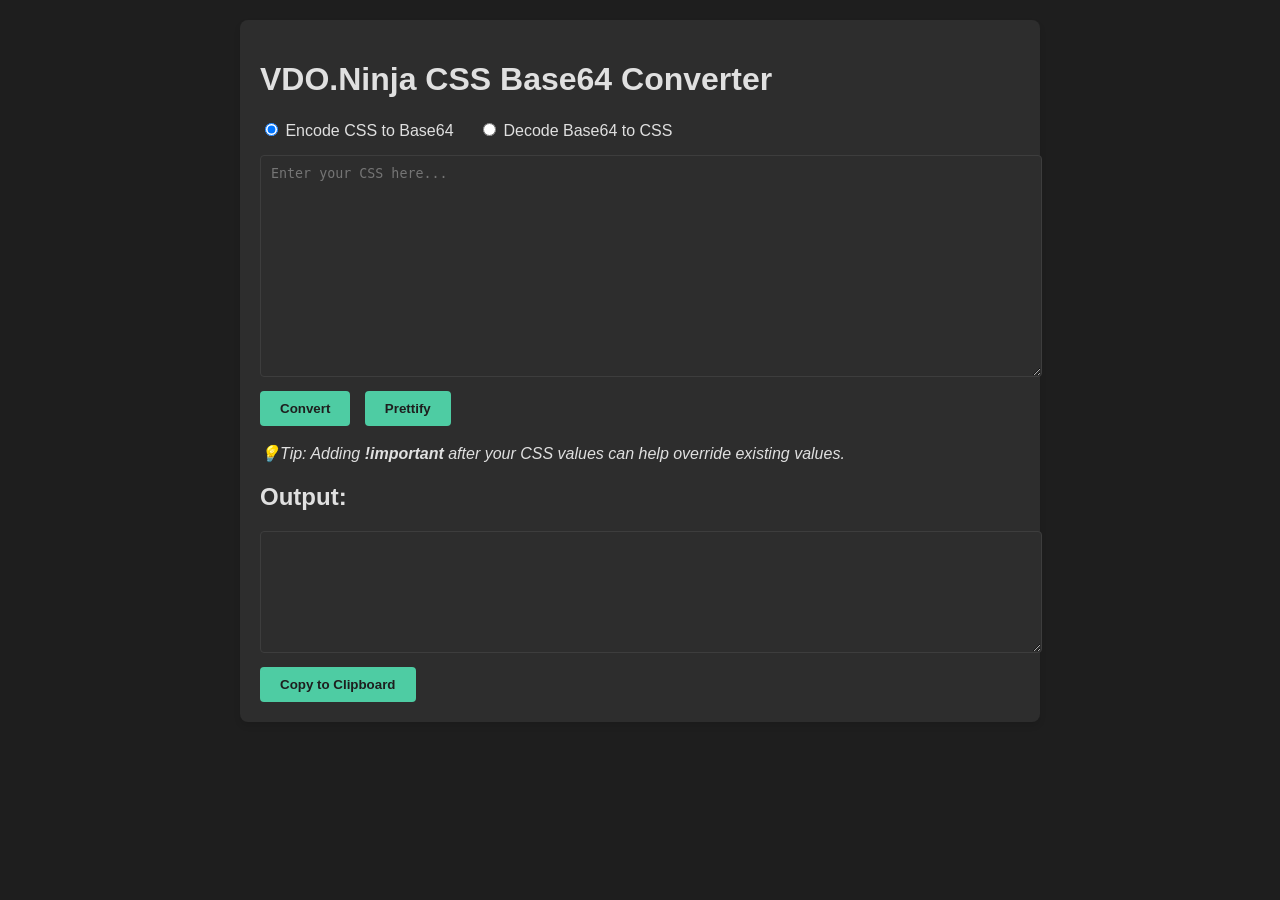
<file: base64.html>
<!DOCTYPE html>
<html lang="en">
<head>
    <meta charset="UTF-8">
    <meta name="viewport" content="width=device-width, initial-scale=1.0">
    <title>VDO.Ninja CSS to Base64 Converter</title>
    <style>
        body {
            font-family: Arial, sans-serif;
            background-color: #1E1E1E;
            color: #E0E0E0;
            max-width: 800px;
            margin: 0 auto;
            padding: 20px;
        }
        h1, h2 {
            color: #E0E0E0;
        }
        textarea {
            width: 100%;
            height: 200px;
            margin-bottom: 10px;
            background-color: #2D2D2D;
            color: #E0E0E0;
            border: 1px solid #3D3D3D;
            border-radius: 4px;
            padding: 10px;
            font-family: monospace;
        }
        #output {
            height: 100px;
        }
        button {
            padding: 10px 20px;
            background-color: #4ecca3;
            color: #1E1E1E;
            border: none;
            border-radius: 4px;
            cursor: pointer;
            font-weight: bold;
            transition: background-color 0.3s;
        }
        button:hover {
            background-color: #45b392;
        }
        .container {
            background-color: #2D2D2D;
            padding: 20px;
            border-radius: 8px;
            box-shadow: 0 4px 6px rgba(0, 0, 0, 0.1);
        }
    </style>
</head>
<body>
    <div class="container">
        <h1>VDO.Ninja CSS Base64 Converter</h1>
        <div style="margin-bottom: 15px;">
            <label>
                <input type="radio" name="mode" value="encode" checked onchange="switchMode()"> Encode CSS to Base64
            </label>
            <label style="margin-left: 20px;">
                <input type="radio" name="mode" value="decode" onchange="switchMode()"> Decode Base64 to CSS
            </label>
        </div>
        <textarea id="cssInput" placeholder="Enter your CSS here..."></textarea>
        <button onclick="processInput()">Convert</button>
        <button onclick="prettifyCSS()" style="margin-left: 10px;">Prettify</button><br><br>
		<i>💡Tip: Adding <b>!important</b> after your CSS values can help override existing values.</i>
		
        <h2>Output:</h2>
        <textarea id="output" readonly></textarea>
        <button onclick="copyToClipboard()">Copy to Clipboard</button>
    </div>
    <script>
        function getMode() {
            return document.querySelector('input[name="mode"]:checked').value;
        }

        function switchMode() {
            const mode = getMode();
            const input = document.getElementById('cssInput');
            const output = document.getElementById('output');
            
            if (mode === 'encode') {
                input.placeholder = 'Enter your CSS here...';
            } else {
                input.placeholder = 'Enter base64 string (with or without &cssb64= prefix)...';
            }
            
            // Clear output but preserve input
            output.value = '';
        }

        function processInput() {
            const mode = getMode();
            if (mode === 'encode') {
                convertToBase64();
            } else {
                decodeFromBase64();
            }
        }

        function convertToBase64() {
            const cssInput = document.getElementById('cssInput').value;
            // Remove tabs and extra spaces
            const sanitizedCSS = cssInput.replace(/\s+/g, ' ').trim();
            const base64CSS = btoa(encodeURIComponent(sanitizedCSS));
            document.getElementById('output').value = '&cssb64=' + base64CSS;
        }

        function decodeFromBase64() {
            let base64Input = document.getElementById('cssInput').value.trim();
            
            // Remove &cssb64= prefix if present
            if (base64Input.startsWith('&cssb64=')) {
                base64Input = base64Input.substring(8);
            } else if (base64Input.startsWith('cssb64=')) {
                base64Input = base64Input.substring(7);
            }
            
            try {
                const decodedCSS = decodeURIComponent(atob(base64Input));
                document.getElementById('output').value = decodedCSS;
            } catch (error) {
                alert('Invalid base64 string. Please check your input.');
                document.getElementById('output').value = '';
            }
        }

        function prettifyCSS() {
            const outputField = document.getElementById('output');
            let css = outputField.value;
            
            if (!css || css.startsWith('&cssb64=')) {
                // If output is base64, decode it first
                if (css.startsWith('&cssb64=')) {
                    try {
                        css = decodeURIComponent(atob(css.substring(8)));
                    } catch (error) {
                        alert('Cannot prettify base64 output. Decode it first.');
                        return;
                    }
                } else {
                    alert('No CSS to prettify.');
                    return;
                }
            }
            
            // Basic CSS prettification
            css = css
                .replace(/\s*{\s*/g, ' {\n  ') // Add newline after opening brace
                .replace(/;\s*/g, ';\n  ') // Add newline after semicolon
                .replace(/\s*}\s*/g, '\n}\n') // Add newlines around closing brace
                .replace(/,\s*/g, ',\n') // Add newline after comma in selectors
                .replace(/\n\s*\n/g, '\n') // Remove extra blank lines
                .replace(/\s*:\s*/g, ': ') // Consistent spacing around colons
                .trim();
            
            // Fix indentation for nested rules
            const lines = css.split('\n');
            let indentLevel = 0;
            const prettifiedLines = lines.map(line => {
                line = line.trim();
                if (line.endsWith('{')) {
                    const result = '  '.repeat(indentLevel) + line;
                    indentLevel++;
                    return result;
                } else if (line === '}') {
                    indentLevel = Math.max(0, indentLevel - 1);
                    return '  '.repeat(indentLevel) + line;
                } else if (line) {
                    return '  '.repeat(indentLevel) + line;
                }
                return line;
            });
            
            outputField.value = prettifiedLines.join('\n');
        }

        function copyToClipboard() {
            const output = document.getElementById('output');
            output.select();
            document.execCommand('copy');
            alert('Copied to clipboard!');
        }
    </script>
</body>
</html>
</file>
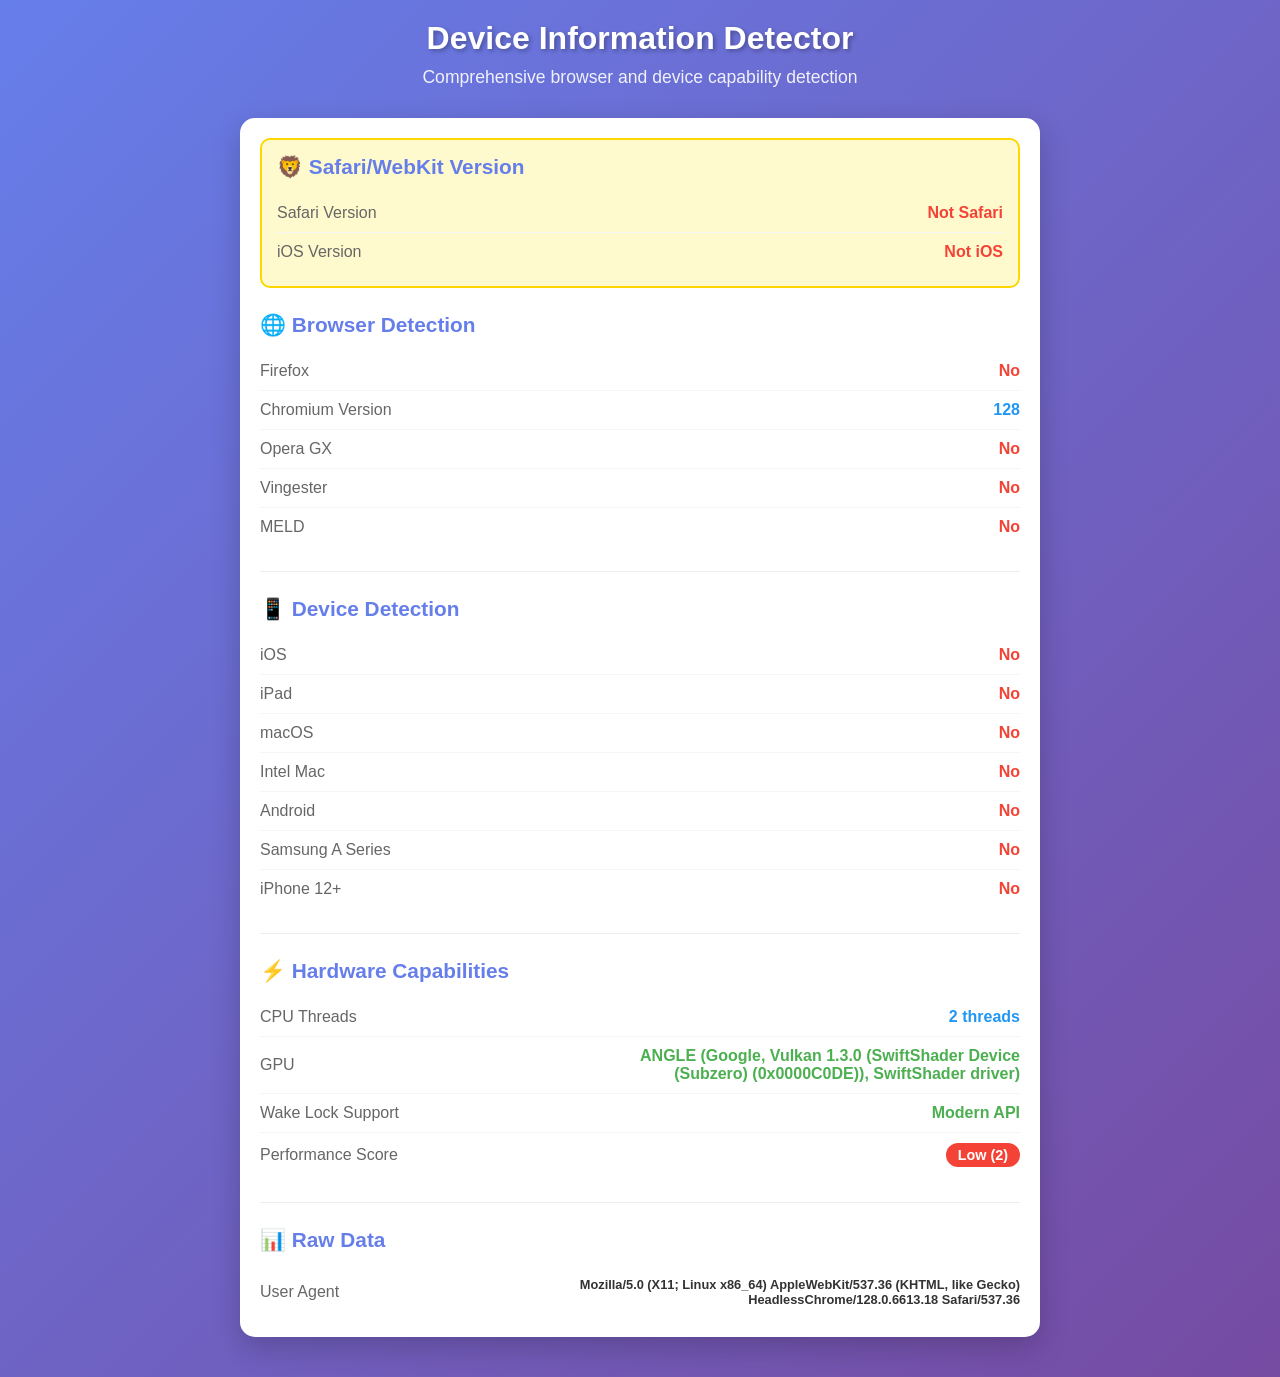
<file: browser.html>
<!DOCTYPE html>
<html lang="en">
<head>
    <meta charset="UTF-8">
    <meta name="viewport" content="width=device-width, initial-scale=1.0">
    <title>Device Information Detector</title>
    <style>
        * {
            margin: 0;
            padding: 0;
            box-sizing: border-box;
        }

        body {
            font-family: -apple-system, BlinkMacSystemFont, 'Segoe UI', Roboto, Helvetica, Arial, sans-serif;
            background: linear-gradient(135deg, #667eea 0%, #764ba2 100%);
            min-height: 100vh;
            padding: 20px;
            color: #333;
        }

        .container {
            max-width: 800px;
            margin: 0 auto;
        }

        .header {
            text-align: center;
            color: white;
            margin-bottom: 30px;
        }

        .header h1 {
            font-size: 2rem;
            margin-bottom: 10px;
            text-shadow: 2px 2px 4px rgba(0,0,0,0.3);
        }

        .header p {
            font-size: 1.1rem;
            opacity: 0.9;
        }

        .info-card {
            background: white;
            border-radius: 15px;
            padding: 20px;
            margin-bottom: 20px;
            box-shadow: 0 10px 30px rgba(0,0,0,0.2);
            transition: transform 0.3s ease;
        }

        .info-card:hover {
            transform: translateY(-2px);
            box-shadow: 0 15px 40px rgba(0,0,0,0.25);
        }

        .info-section {
            margin-bottom: 25px;
            padding-bottom: 25px;
            border-bottom: 1px solid #eee;
        }

        .info-section:last-child {
            margin-bottom: 0;
            padding-bottom: 0;
            border-bottom: none;
        }

        .section-title {
            font-size: 1.3rem;
            color: #667eea;
            margin-bottom: 15px;
            font-weight: 600;
        }

        .info-item {
            display: flex;
            justify-content: space-between;
            align-items: center;
            padding: 10px 0;
            border-bottom: 1px solid #f5f5f5;
        }

        .info-item:last-child {
            border-bottom: none;
        }

        .info-label {
            font-weight: 500;
            color: #666;
        }

        .info-value {
            font-weight: 600;
            color: #333;
            text-align: right;
            max-width: 60%;
            word-break: break-word;
        }

        .info-value.true {
            color: #4caf50;
        }

        .info-value.false {
            color: #f44336;
        }

        .info-value.number {
            color: #2196f3;
        }

        .performance-indicator {
            display: inline-block;
            padding: 4px 12px;
            border-radius: 20px;
            font-size: 0.9rem;
            font-weight: 600;
        }

        .performance-0 {
            background: #4caf50;
            color: white;
        }

        .performance-1 {
            background: #ff9800;
            color: white;
        }

        .performance-2 {
            background: #f44336;
            color: white;
        }

        .safari-highlight {
            background: #fffacd;
            padding: 15px;
            border-radius: 10px;
            border: 2px solid #ffd700;
        }

        @media (max-width: 600px) {
            .header h1 {
                font-size: 1.5rem;
            }

            .info-item {
                flex-direction: column;
                align-items: flex-start;
            }

            .info-value {
                max-width: 100%;
                text-align: left;
                margin-top: 5px;
            }
        }
    </style>
</head>
<body>
    <div class="container">
        <div class="header">
            <h1>Device Information Detector</h1>
            <p>Comprehensive browser and device capability detection</p>
        </div>

        <div class="info-card">
            <div class="info-section safari-highlight">
                <h2 class="section-title">🦁 Safari/WebKit Version</h2>
                <div class="info-item">
                    <span class="info-label">Safari Version</span>
                    <span class="info-value number" id="safari-version">Detecting...</span>
                </div>
                <div class="info-item">
                    <span class="info-label">iOS Version</span>
                    <span class="info-value number" id="ios-version">Detecting...</span>
                </div>
            </div>

            <div class="info-section">
                <h2 class="section-title">🌐 Browser Detection</h2>
                <div class="info-item">
                    <span class="info-label">Firefox</span>
                    <span class="info-value" id="firefox">Detecting...</span>
                </div>
                <div class="info-item">
                    <span class="info-label">Chromium Version</span>
                    <span class="info-value" id="chromium">Detecting...</span>
                </div>
                <div class="info-item">
                    <span class="info-label">Opera GX</span>
                    <span class="info-value" id="opera-gx">Detecting...</span>
                </div>
                <div class="info-item">
                    <span class="info-label">Vingester</span>
                    <span class="info-value" id="vingester">Detecting...</span>
                </div>
                <div class="info-item">
                    <span class="info-label">MELD</span>
                    <span class="info-value" id="meld">Detecting...</span>
                </div>
            </div>

            <div class="info-section">
                <h2 class="section-title">📱 Device Detection</h2>
                <div class="info-item">
                    <span class="info-label">iOS</span>
                    <span class="info-value" id="ios">Detecting...</span>
                </div>
                <div class="info-item">
                    <span class="info-label">iPad</span>
                    <span class="info-value" id="ipad">Detecting...</span>
                </div>
                <div class="info-item">
                    <span class="info-label">macOS</span>
                    <span class="info-value" id="macos">Detecting...</span>
                </div>
                <div class="info-item">
                    <span class="info-label">Intel Mac</span>
                    <span class="info-value" id="intel-mac">Detecting...</span>
                </div>
                <div class="info-item">
                    <span class="info-label">Android</span>
                    <span class="info-value" id="android">Detecting...</span>
                </div>
                <div class="info-item">
                    <span class="info-label">Samsung A Series</span>
                    <span class="info-value" id="samsung-a">Detecting...</span>
                </div>
                <div class="info-item">
                    <span class="info-label">iPhone 12+</span>
                    <span class="info-value" id="iphone12">Detecting...</span>
                </div>
            </div>

            <div class="info-section">
                <h2 class="section-title">⚡ Hardware Capabilities</h2>
                <div class="info-item">
                    <span class="info-label">CPU Threads</span>
                    <span class="info-value" id="cpu">Detecting...</span>
                </div>
                <div class="info-item">
                    <span class="info-label">GPU</span>
                    <span class="info-value" id="gpu">Detecting...</span>
                </div>
                <div class="info-item">
                    <span class="info-label">Wake Lock Support</span>
                    <span class="info-value" id="wake-lock">Detecting...</span>
                </div>
                <div class="info-item">
                    <span class="info-label">Performance Score</span>
                    <span class="info-value" id="performance">Detecting...</span>
                </div>
            </div>

            <div class="info-section">
                <h2 class="section-title">📊 Raw Data</h2>
                <div class="info-item">
                    <span class="info-label">User Agent</span>
                    <span class="info-value" id="user-agent" style="font-size: 0.8rem;">Detecting...</span>
                </div>
            </div>
        </div>
    </div>

    <script>
        // Stub for missing functions/objects
        function log(msg) { console.log(msg); }
        function errorlog(e) { console.error(e); }
        var session = { 
            quality_wb: 0, 
            quality_room: 0,
            mobile: false,
            audioCtx: null 
        };

        // Your original functions (preserved exactly)
        function detectCPUSupport() {
            let cpuThreads = navigator.hardwareConcurrency;
            if (cpuThreads) {
                return cpuThreads + " threads";
            }
            return false;
        }

        function detectGPUSupport() {
            try {
                const gl = document.createElement("canvas").getContext("webgl");

                if (!gl) {
                    return false;
                }

                if (!Firefox) {
                    try {
                        const debugInfo = gl.getExtension("WEBGL_debug_renderer_info"); // chrome
                        if (debugInfo) {
                            return gl.getParameter(debugInfo.UNMASKED_RENDERER_WEBGL);
                        }
                    } catch (e) {}
                }

                try {
                    return gl.getParameter(gl.RENDERER) || false; // firefox
                } catch (e) {}
            } catch (e) {}
            return false;
        }

        function isOperaGX() {
            return (!!window.opr && !!opr.addons) || !!window.opera || navigator.userAgent.indexOf(" OPR/75") >= 0;
        }

        function isSamsungASeries() {
            return navigator.userAgent.includes("; SM-A") || false;
        }

        function getChromiumVersion() {
            var raw = navigator.userAgent.match(/Chrom(e|ium)\/([0-9]+)\./);
            return raw ? parseInt(raw[2], 10) : false;
        }

        function getiOSVersion() {
            try {
                var agent = navigator.userAgent;
                var start = agent.indexOf("OS ");
                if ((agent.indexOf("iPhone") > -1 || agent.indexOf("iPad") > -1) && start > -1) {
                    return window.Number(agent.substr(start + 3, 3).replace("_", "."));
                }
                return 0;
            } catch (e) {
                return 0;
            }
            return 0;
        }

        function safariVersion() {
            var ver = 0;
            try {
                ver = navigator.appVersion.split("Version/");
                if (ver.length > 1) {
                    ver = ver[1].split(" Safari");
                }
                if (ver.length > 1) {
                    ver = ver[0].split(".");
                }
                if (ver.length > 1) {
                    ver = parseInt(ver[0]);
                } else {
                    ver = 0;
                }
            } catch (e) {
                return 0;
            }
            return ver;
        }

        function isIntelMac() {
            // Check if it's a Mac but not Apple Silicon
            if (macOS && navigator.userAgent.indexOf("Intel") >= 0) {
                return true;
            }
            return false;
        }

        function judgePerformance(){
            try {
                if (SafariVersion && SafariVersion >= 17 && (iOS || iPad)) { // iphone xr or newer
                    return 0;
                }
                
                const cores = typeof navigator.hardwareConcurrency === 'number' ? navigator.hardwareConcurrency : 0;
                
                if (isIntelMac()) {
                    if (cores < 6) { // yes. they are that bad.
                        return 2;
                    } else {
                        return 1;
                    }
                }
                
                if (session.mobile && (cores>=4)){ // assume hardware encoded acceleration
                    return 0;
                }
                
                if (!cores){
                    return 1;
                } else if (cores < 4 ){
                    return 2;
                } else if (cores>8){
                    return 0;
                }
                return 1
            } catch (e) {
                return 1; // 99% safe default
            }
        }

        const needsLegacyWakeLock = () => {
            try {
                if ('wakeLock' in navigator) {
                    if (Firefox) { // using your existing Firefox detection
                        return true;
                    }
                    if ((iOS || iPad) && SafariVersion < 16.4) { // using your existing iOS/iPad/SafariVersion detection
                        return true;
                    }
                    return false;
                }
            } catch(e){}
            
            return true; // No Wake Lock API, need legacy keep alive for mobile
        };

        // Your original detection code
        try {
            var iOS = !!navigator.platform && /iPad|iPhone|iPod/.test(navigator.platform); // used by main.js also
            var iPad = navigator.maxTouchPoints && navigator.maxTouchPoints > 2 && /MacIntel/.test(navigator.platform);

            var macOS = navigator.userAgent.indexOf("Mac OS X") != -1;
            macOS = macOS && !(iOS || iPad);
            var Firefox = navigator.userAgent.indexOf("Firefox") >= 0;
            if (Firefox) {
                Firefox = parseInt(navigator.userAgent.split("irefox/").pop()) || true;
            }
            var Android = navigator.userAgent.toLowerCase().indexOf("android") > -1; //&& ua.indexOf("mobile");
            var ChromiumVersion = getChromiumVersion();
            var OperaGx = isOperaGX();
            var SafariVersion = safariVersion() || getiOSVersion(); // I should rename this to webkit

            if (iOS || iPad) {
                // iOS doesn't yet allow actual browsers, cause it's abusing its duopoly.
                if (SafariVersion) {
                    if (Firefox) {
                        Firefox = false; //  I should rename this to gecko
                    }
                    if (ChromiumVersion) {
                        ChromiumVersion = false; // I should rename this to chromium
                    }
                }
            }
            var SamsungASeries = isSamsungASeries();
            var isVingester = navigator.userAgent.indexOf("Vingester") >= 0;

            var gpgpuSupport = detectGPUSupport(); // graphics ; not supported on ios
            log(gpgpuSupport);

            var cpuSupport = detectCPUSupport(); // thread count ; supported on ios
            log(cpuSupport);

            var iPhone12Up = false;
            
            var isMELD = false;
            if (typeof navigator!== 'undefined' && navigator.userAgent && navigator.userAgent.includes("Meld/")) {
                isMELD = true;
            }

            if (iOS && !iPad) {
                if (window.devicePixelRatio.toFixed(2) >= 3 && window.screen.height > 800 && window.screen.width != 414) {
                    // for reference, https://www.ios-resolution.com/
                    iPhone12Up = true; // iPhone SE is left out.
                }
            }
            
            // Detect mobile
            session.mobile = iOS || iPad || Android;
            
            session.quality_wb = judgePerformance(); // try to estimate what resolution to use for encoding when not in a room.
            
            if (session.quality_room < session.quality_wb){
                session.quality_room = session.quality_wb;
            }
            
        } catch (e) {
            errorlog(e);
        }

        // Display results
        function updateDisplay() {
            // Safari/iOS versions
            document.getElementById('safari-version').textContent = safariVersion() || 'Not Safari';
            document.getElementById('safari-version').className = 'info-value ' + (safariVersion() ? 'number' : 'false');
            
            document.getElementById('ios-version').textContent = getiOSVersion() || 'Not iOS';
            document.getElementById('ios-version').className = 'info-value ' + (getiOSVersion() ? 'number' : 'false');

            // Browser detection
            document.getElementById('firefox').textContent = Firefox || 'No';
            document.getElementById('firefox').className = 'info-value ' + (Firefox ? 'true' : 'false');
            
            document.getElementById('chromium').textContent = ChromiumVersion || 'No';
            document.getElementById('chromium').className = 'info-value ' + (ChromiumVersion ? 'number' : 'false');
            
            document.getElementById('opera-gx').textContent = OperaGx ? 'Yes' : 'No';
            document.getElementById('opera-gx').className = 'info-value ' + (OperaGx ? 'true' : 'false');
            
            document.getElementById('vingester').textContent = isVingester ? 'Yes' : 'No';
            document.getElementById('vingester').className = 'info-value ' + (isVingester ? 'true' : 'false');
            
            document.getElementById('meld').textContent = isMELD ? 'Yes' : 'No';
            document.getElementById('meld').className = 'info-value ' + (isMELD ? 'true' : 'false');

            // Device detection
            document.getElementById('ios').textContent = iOS ? 'Yes' : 'No';
            document.getElementById('ios').className = 'info-value ' + (iOS ? 'true' : 'false');
            
            document.getElementById('ipad').textContent = iPad ? 'Yes' : 'No';
            document.getElementById('ipad').className = 'info-value ' + (iPad ? 'true' : 'false');
            
            document.getElementById('macos').textContent = macOS ? 'Yes' : 'No';
            document.getElementById('macos').className = 'info-value ' + (macOS ? 'true' : 'false');
            
            document.getElementById('intel-mac').textContent = isIntelMac() ? 'Yes' : 'No';
            document.getElementById('intel-mac').className = 'info-value ' + (isIntelMac() ? 'true' : 'false');
            
            document.getElementById('android').textContent = Android ? 'Yes' : 'No';
            document.getElementById('android').className = 'info-value ' + (Android ? 'true' : 'false');
            
            document.getElementById('samsung-a').textContent = SamsungASeries ? 'Yes' : 'No';
            document.getElementById('samsung-a').className = 'info-value ' + (SamsungASeries ? 'true' : 'false');
            
            document.getElementById('iphone12').textContent = iPhone12Up ? 'Yes' : 'No';
            document.getElementById('iphone12').className = 'info-value ' + (iPhone12Up ? 'true' : 'false');

            // Hardware
            document.getElementById('cpu').textContent = cpuSupport || 'Not detected';
            document.getElementById('cpu').className = 'info-value ' + (cpuSupport ? 'number' : 'false');
            
            document.getElementById('gpu').textContent = gpgpuSupport || 'Not detected';
            document.getElementById('gpu').className = 'info-value ' + (gpgpuSupport ? 'true' : 'false');
            
            document.getElementById('wake-lock').textContent = needsLegacyWakeLock() ? 'Legacy needed' : 'Modern API';
            document.getElementById('wake-lock').className = 'info-value ' + (needsLegacyWakeLock() ? 'false' : 'true');
            
            // Performance
            const perfScore = session.quality_wb;
            const perfText = perfScore === 0 ? 'High' : perfScore === 1 ? 'Medium' : 'Low';
            document.getElementById('performance').innerHTML = `<span class="performance-indicator performance-${perfScore}">${perfText} (${perfScore})</span>`;
            
            // User agent
            document.getElementById('user-agent').textContent = navigator.userAgent;
        }

        // Run detection when page loads
        updateDisplay();
    </script>
</body>
</html>
</file>
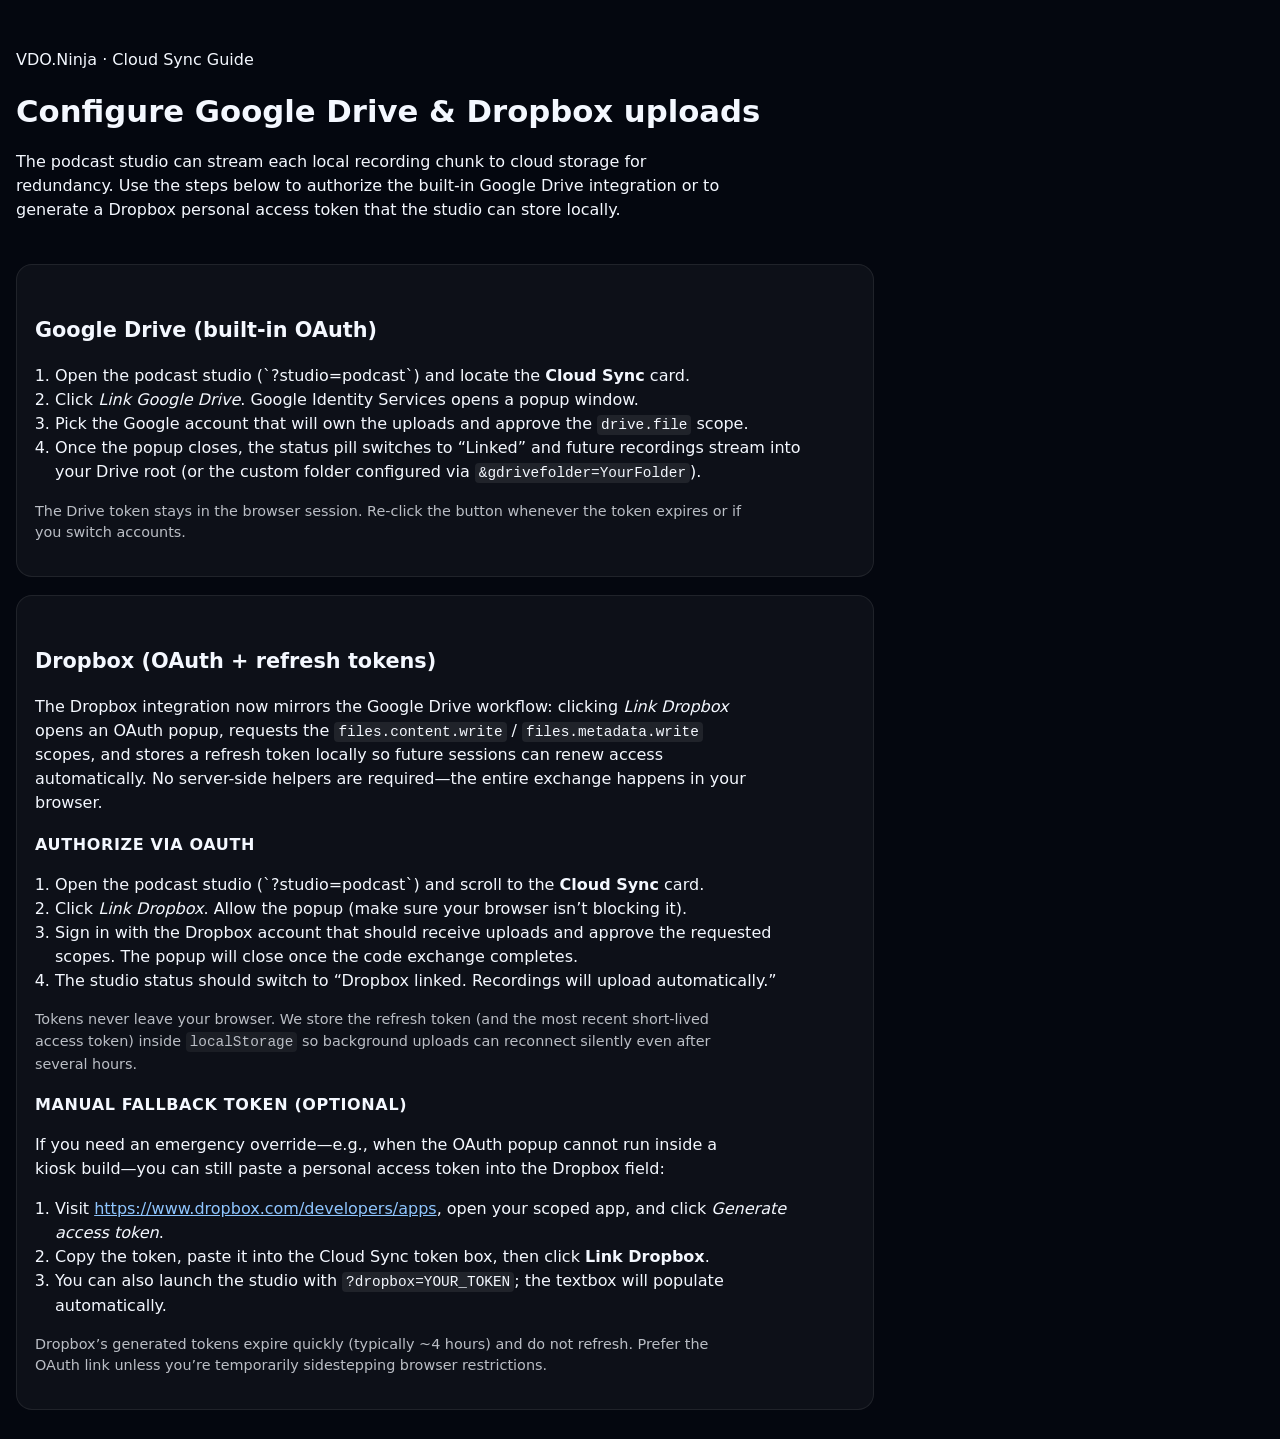
<file: cloud.html>
<!DOCTYPE html>
<html lang="en">
  <head>
    <meta charset="utf-8" />
    <meta name="viewport" content="width=device-width, initial-scale=1" />
    <title>VDO.Ninja Cloud Sync Setup</title>
    <style>
      :root {
        color-scheme: dark;
        font-family: 'Inter', system-ui, -apple-system, BlinkMacSystemFont, 'Segoe UI', sans-serif;
        background: #04070f;
        color: #f4f8ff;
      }
      body {
        margin: 0;
        padding: 0 16px 32px;
        line-height: 1.5;
      }
      header {
        padding: 32px 0 8px;
      }
      h1 {
        margin: 0 0 8px;
        font-size: clamp(1.8rem, 2.4vw, 2.6rem);
      }
      h2 {
        margin-top: 32px;
        font-size: 1.3rem;
      }
      h3 {
        margin-top: 18px;
        font-size: 1rem;
        letter-spacing: 0.04em;
        text-transform: uppercase;
      }
      p {
        max-width: 720px;
      }
      a {
        color: #8fc6ff;
      }
      ol {
        max-width: 760px;
        padding-left: 20px;
      }
      code {
        background: rgba(255, 255, 255, 0.08);
        border-radius: 4px;
        padding: 2px 4px;
        font-size: 0.9rem;
      }
      .card {
        background: rgba(255, 255, 255, 0.04);
        border: 1px solid rgba(255, 255, 255, 0.08);
        border-radius: 16px;
        padding: 18px;
        margin-top: 18px;
        max-width: 820px;
      }
      .note {
        font-size: 0.9rem;
        opacity: 0.75;
      }
      @media (max-width: 640px) {
        body {
          padding: 0 12px 24px;
        }
        .card {
          padding: 16px;
        }
      }
    </style>
  </head>
  <body>
    <header>
      <p>VDO.Ninja · Cloud Sync Guide</p>
      <h1>Configure Google Drive & Dropbox uploads</h1>
      <p>
        The podcast studio can stream each local recording chunk to cloud storage for redundancy. Use the steps below
        to authorize the built-in Google Drive integration or to generate a Dropbox personal access token that the
        studio can store locally.
      </p>
    </header>

    <section id="google-drive" class="card">
      <h2>Google Drive (built-in OAuth)</h2>
      <ol>
        <li>Open the podcast studio (`?studio=podcast`) and locate the <strong>Cloud Sync</strong> card.</li>
        <li>Click <em>Link Google Drive</em>. Google Identity Services opens a popup window.</li>
        <li>Pick the Google account that will own the uploads and approve the <code>drive.file</code> scope.</li>
        <li>
          Once the popup closes, the status pill switches to “Linked” and future recordings stream into your Drive root
          (or the custom folder configured via <code>&amp;gdrivefolder=YourFolder</code>).
        </li>
      </ol>
      <p class="note">
        The Drive token stays in the browser session. Re-click the button whenever the token expires or if you switch
        accounts.
      </p>
    </section>

    <section id="dropbox" class="card">
      <h2>Dropbox (OAuth + refresh tokens)</h2>
      <p>
        The Dropbox integration now mirrors the Google Drive workflow: clicking <em>Link Dropbox</em> opens an OAuth
        popup, requests the <code>files.content.write</code> / <code>files.metadata.write</code> scopes, and stores a
        refresh token locally so future sessions can renew access automatically. No server-side helpers are required—the
        entire exchange happens in your browser.
      </p>
      <h3>Authorize via OAuth</h3>
      <ol>
        <li>Open the podcast studio (`?studio=podcast`) and scroll to the <strong>Cloud Sync</strong> card.</li>
        <li>Click <em>Link Dropbox</em>. Allow the popup (make sure your browser isn’t blocking it).</li>
        <li>
          Sign in with the Dropbox account that should receive uploads and approve the requested scopes. The popup will
          close once the code exchange completes.
        </li>
        <li>The studio status should switch to “Dropbox linked. Recordings will upload automatically.”</li>
      </ol>
      <p class="note">
        Tokens never leave your browser. We store the refresh token (and the most recent short-lived access token) inside
        <code>localStorage</code> so background uploads can reconnect silently even after several hours.
      </p>
      <h3>Manual fallback token (optional)</h3>
      <p>
        If you need an emergency override—e.g., when the OAuth popup cannot run inside a kiosk build—you can still paste
        a personal access token into the Dropbox field:
      </p>
      <ol>
        <li>
          Visit
          <a href="https://www.dropbox.com/developers/apps" target="_blank" rel="noopener"
            >https://www.dropbox.com/developers/apps</a
          >, open your scoped app, and click <em>Generate access token</em>.
        </li>
        <li>Copy the token, paste it into the Cloud Sync token box, then click <strong>Link Dropbox</strong>.</li>
        <li>
          You can also launch the studio with <code>?dropbox=YOUR_TOKEN</code>; the textbox will populate automatically.
        </li>
      </ol>
      <p class="note">
        Dropbox’s generated tokens expire quickly (typically ~4 hours) and do not refresh. Prefer the OAuth link unless
        you’re temporarily sidestepping browser restrictions.
      </p>
    </section>
  </body>
</html>
</file>
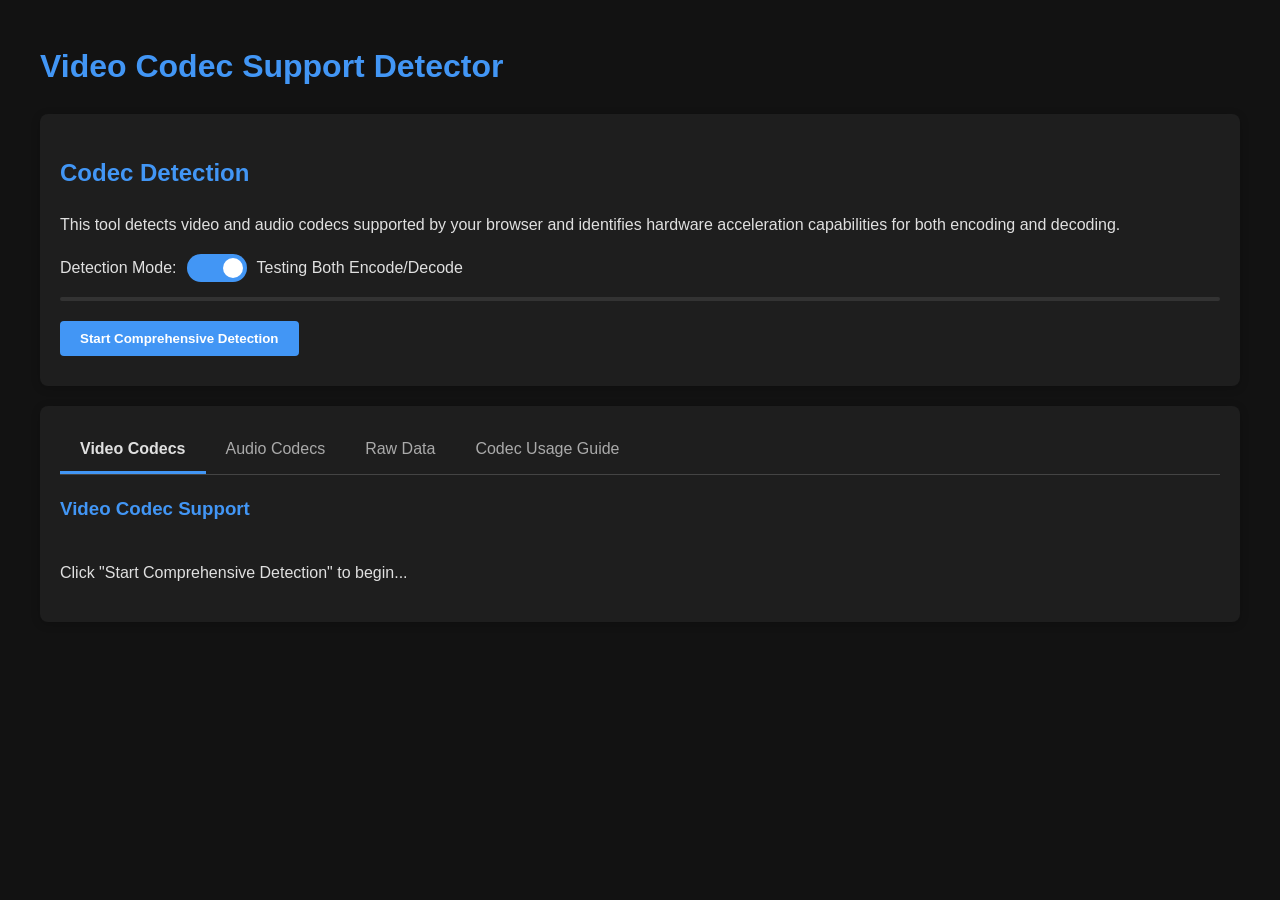
<file: codecs.html>
<!-- codecs.html !-->
<!DOCTYPE html>
<html lang="en">
<head>
  <meta charset="UTF-8">
  <meta name="viewport" content="width=device-width, initial-scale=1.0, maximum-scale=1.0, user-scalable=no">
  <title>VDO.Ninja Codec Support Detector</title>
  <meta id="metaTitle" name="title" content="VDO.Ninja Codec Support Detector">
  <meta name="description" content="Check browser codec support for VDO.Ninja. Detect hardware acceleration for video encoding and decoding.">
  <meta name="author" content="Steve Seguin">
  <meta name="copyright" content="&copy; 2024 Steve Seguin">
  <meta name="license" content="https://github.com/steveseguin/vdo.ninja/LICENSE.md">
  <meta name="sourcecode" content="https://github.com/steveseguin/vdo.ninja">
  <meta name="robots" content="index, follow">
  <link rel="canonical" href="https://vdo.ninja/codec">
  <link rel="author" href="/about">
  
  <meta name="msapplication-TileColor" content="#da532c">
  <meta name="theme-color" content="#0f131d">
  
  <link rel="shortcut icon" href="data:image/x-icon;," type="image/x-icon">
  <link id="favicon1" rel="icon" type="image/png" sizes="32x32" href="./media/favicon-32x32.png">
  <link id="favicon2" rel="icon" type="image/png" sizes="16x16" href="./media/favicon-16x16.png">
  <link id="favicon3" rel="icon" href="./media/favicon.ico">
  
  <!-- X (Twitter) Card Tags -->
  <meta name="twitter:card" content="summary_large_image">
  <meta name="twitter:creator" content="@SteveSeguin">
  <meta name="twitter:title" content="VDO.Ninja Codec Support Detector">
  <meta name="twitter:description" content="Check browser codec support for VDO.Ninja. Detect hardware acceleration for video encoding and decoding.">
  <meta name="twitter:image" content="https://vdo.ninja/media/vdoNinja_logo_full.png">
  
  <!-- Open Graph Tags -->
  <meta property="og:type" content="website">
  <meta property="og:url" content="https://vdo.ninja/codec">
  <meta property="og:title" content="VDO.Ninja Codec Support Detector">
  <meta property="og:description" content="Check browser codec support for VDO.Ninja. Detect hardware acceleration for video encoding and decoding.">
  <meta property="og:image" content="https://vdo.ninja/media/vdoNinja_logo_full.png">
  <meta property="og:image:width" content="1200">
  <meta property="og:image:height" content="630">
  <meta property="og:site_name" content="VDO.Ninja">
  <style>
    body {
      font-family: -apple-system, BlinkMacSystemFont, 'Segoe UI', Roboto, Oxygen, Ubuntu, Cantarell, 'Open Sans', 'Helvetica Neue', sans-serif;
      line-height: 1.6;
      color: #e0e0e0;
      max-width: 1200px;
      margin: 0 auto;
      padding: 20px;
      background-color: #121212;
    }
    
    h1, h2, h3 {
      color: #4296f5;
    }
	
	a { 
		color: #4296f5;
	}
    .container {
      background-color: #1e1e1e;
      border-radius: 8px;
      box-shadow: 0 2px 10px rgba(0,0,0,0.2);
      padding: 20px;
      margin-bottom: 20px;
    }
    
    .codec-list {
      display: grid;
      grid-template-columns: repeat(auto-fill, minmax(300px, 1fr));
      gap: 15px;
      margin-top: 20px;
    }
    
    .codec-item {
      background-color: #2a2a2a;
      border-radius: 6px;
      padding: 15px;
      border-left: 4px solid #4296f5;
      position: relative;
    }
    
    .badge {
      display: inline-block;
      padding: 3px 8px;
      border-radius: 4px;
      font-size: 12px;
      font-weight: bold;
      margin-right: 5px;
      margin-bottom: 5px;
    }
    
    .badge-hw {
      background-color: #34a853;
      color: white;
    }
    
    .badge-sw {
      background-color: #fbbc04;
      color: white;
    }
    
    .badge-recorder {
      background-color: #4296f5;
      color: white;
    }
    
    .badge-webcodec {
      background-color: #ea4335;
      color: white;
    }
    
    .badge-webrtc {
      background-color: #8f44eb;
      color: white;
    }
    
    .badge-mediacapabilities {
      background-color: #ff6d01;
      color: white;
    }
    
    .badge-encoder {
      background-color: #01c0ff;
      color: white;
    }
    
    .badge-decoder {
      background-color: #ff01c0;
      color: white;
    }
    
    .codec-name {
      font-weight: bold;
      margin-bottom: 8px;
    }
    
    .details {
      font-size: 14px;
      color: #aaa;
      margin-top: 10px;
    }
    
    .status-bar {
      height: 4px;
      width: 100%;
      background-color: #333;
      position: relative;
      margin-bottom: 20px;
      border-radius: 2px;
      overflow: hidden;
    }
    
    .status-progress {
      position: absolute;
      height: 100%;
      background-color: #4296f5;
      transition: width 0.3s;
    }
    
    .tabs {
      display: flex;
      margin-bottom: 15px;
      border-bottom: 1px solid #444;
    }
    
    .tab {
      padding: 10px 20px;
      cursor: pointer;
      border-bottom: 3px solid transparent;
      color: #aaa;
    }
    
    .tab.active {
      border-bottom: 3px solid #4296f5;
      font-weight: bold;
      color: #e0e0e0;
    }
    
    .tab-content {
      display: none;
    }
    
    .tab-content.active {
      display: block;
    }
    
    button {
      background-color: #4296f5;
      color: white;
      border: none;
      padding: 10px 20px;
      border-radius: 4px;
      cursor: pointer;
      font-weight: bold;
    }
    
    button:hover {
      background-color: #2979e2;
    }
    
    button:disabled {
      background-color: #555;
      cursor: not-allowed;
    }
    
    #error-message {
      color: #ff5252;
      font-weight: bold;
      margin-top: 10px;
    }
    
    .toggle-container {
      display: flex;
      margin: 15px 0;
      align-items: center;
    }
    
    .toggle-label {
      margin-right: 10px;
    }
    
    .toggle-switch {
      position: relative;
      display: inline-block;
      width: 60px;
      height: 28px;
    }
    
    .toggle-switch input {
      opacity: 0;
      width: 0;
      height: 0;
    }
    
    .toggle-slider {
      position: absolute;
      cursor: pointer;
      top: 0;
      left: 0;
      right: 0;
      bottom: 0;
      background-color: #333;
      transition: .4s;
      border-radius: 34px;
    }
    
    .toggle-slider:before {
      position: absolute;
      content: "";
      height: 20px;
      width: 20px;
      left: 4px;
      bottom: 4px;
      background-color: #fff;
      transition: .4s;
      border-radius: 50%;
    }
    
    input:checked + .toggle-slider {
      background-color: #4296f5;
    }
    
    input:checked + .toggle-slider:before {
      transform: translateX(32px);
    }
    
    .toggle-text {
      margin-left: 10px;
    }
    
    pre {
      background: #2a2a2a;
      padding: 15px;
      overflow: auto;
      max-height: 400px;
      color: #e0e0e0;
      border-radius: 4px;
    }
  .codec-guide-container {
    display: flex;
    flex-direction: column;
    gap: 30px;
  }
  
  .codec-section {
    background-color: #2a2a2a;
    border-radius: 8px;
    padding: 20px;
    margin-bottom: 15px;
  }
  
  .codec-section h4 {
    color: #4296f5;
    margin-top: 0;
    margin-bottom: 10px;
    border-bottom: 1px solid #444;
    padding-bottom: 8px;
  }
  
  .usage-block, .tips-block, .note-block, .feature-block {
    background-color: #333;
    border-radius: 6px;
    padding: 15px;
    margin-bottom: 15px;
  }
  
  .usage-header, .tip-header, .note-header, .feature-header {
    font-weight: bold;
    color: #4296f5;
    margin-bottom: 10px;
  }
  
  .usage-example {
    font-family: monospace;
    background-color: #222;
    padding: 8px 12px;
    border-radius: 4px;
    margin-bottom: 8px;
    white-space: nowrap;
    overflow-x: auto;
  }
  
  .options-table {
    width: 100%;
    border-collapse: separate;
    border-spacing: 0;
    margin-bottom: 15px;
  }
  
  .option-row {
    display: flex;
    border-bottom: 1px solid #444;
  }
  
  .option-row:last-child {
    border-bottom: none;
  }
  
  .header-row {
    background-color: #333;
    font-weight: bold;
  }
  
  .option-cell {
    padding: 10px;
    flex: 1;
  }
  
  .option-cell:first-child {
    flex: 0 0 120px;
  }
  
  .option-cell code {
    background-color: #222;
    padding: 2px 5px;
    border-radius: 3px;
    font-family: monospace;
  }
  
  .tips-list, .note-list, .feature-list {
    margin: 0;
    padding-left: 20px;
  }
  
  .tips-list li, .note-list li, .feature-list li {
    margin-bottom: 8px;
  }
  
  @media (max-width: 768px) {
    .option-row {
      flex-direction: column;
    }
    
    .option-cell {
      padding: 8px;
    }
    
    .option-cell:first-child {
      flex: 1;
      background-color: #333;
      font-weight: bold;
    }
    
    .header-row {
      display: none;
    }
  }
  </style>
</head>
<body>
  <h1>Video Codec Support Detector</h1>
  
  <div class="container">
    <h2>Codec Detection</h2>
    <p>This tool detects video and audio codecs supported by your browser and identifies hardware acceleration capabilities for both encoding and decoding.</p>
    
    <div class="toggle-container">
      <span class="toggle-label">Detection Mode:</span>
      <label class="toggle-switch">
        <input type="checkbox" id="toggle-mode" checked>
        <span class="toggle-slider"></span>
      </label>
      <span class="toggle-text" id="mode-text">Testing Both Encode/Decode</span>
    </div>
    
    <div class="status-bar">
      <div id="status-progress" class="status-progress" style="width: 0%"></div>
    </div>
    
    <button id="start-detection">Start Comprehensive Detection</button>
    <div id="error-message"></div>
  </div>
  
  <div class="container">
    <div class="tabs">
      <div class="tab active" data-tab="video-codecs">Video Codecs</div>
      <div class="tab" data-tab="audio-codecs">Audio Codecs</div>
      <div class="tab" data-tab="raw-data">Raw Data</div>
	  <div class="tab" data-tab="codec-usage">Codec Usage Guide</div>
    </div>
    
    <div id="video-codecs" class="tab-content active">
      <h3>Video Codec Support</h3>
      <div id="video-codec-list" class="codec-list">
        <p>Click "Start Comprehensive Detection" to begin...</p>
      </div>
    </div>
    
    <div id="audio-codecs" class="tab-content">
      <h3>Audio Codec Support</h3>
      <div id="audio-codec-list" class="codec-list">
        <p>Click "Start Comprehensive Detection" to begin...</p>
      </div>
    </div>
    
    <div id="raw-data" class="tab-content">
      <h3>Raw Detection Data</h3>
      <pre id="output" style="background: #2a2a2a; padding: 15px; overflow: auto; max-height: 400px;"></pre>
    </div>
  </div>
  
<div id="codec-usage" class="tab-content">
  <h3>How to Use Codecs in VDO.Ninja</h3>
  
  <div class="codec-guide-container">
    <div class="codec-section">
      <h4>Video Codec Selection (&codec)</h4>
      <p>Control which codec is used to encode and transmit video.</p>
      
      <div class="usage-block">
        <div class="usage-header">Basic Usage</div>
        <div class="usage-example">https://vdo.ninja/?view=abc123&codec=h264</div>
        <div class="usage-example">https://vdo.ninja/?room=xxx7654&scene&bitrate=2000&codec=vp9</div>
      </div>
      
      <div class="options-table">
        <div class="option-row header-row">
          <div class="option-cell">Option</div>
          <div class="option-cell">Description</div>
          <div class="option-cell">Use Case</div>
        </div>
        <div class="option-row">
          <div class="option-cell"><code>h264</code></div>
          <div class="option-cell">Request H.264 codec</div>
          <div class="option-cell">Better battery life on mobile devices, hardware acceleration on many devices</div>
        </div>
        <div class="option-row">
          <div class="option-cell"><code>vp8</code></div>
          <div class="option-cell">Request VP8 codec</div>
          <div class="option-cell">Default codec, works on most devices</div>
        </div>
        <div class="option-row">
          <div class="option-cell"><code>vp9</code></div>
          <div class="option-cell">Request VP9 codec</div>
          <div class="option-cell">Better compression, cleaner image for screen sharing</div>
        </div>
        <div class="option-row">
          <div class="option-cell"><code>av1</code></div>
          <div class="option-cell">Request AV1 codec</div>
          <div class="option-cell">Most advanced compression, requires Chrome v90+</div>
        </div>
        <div class="option-row">
          <div class="option-cell"><code>h265</code></div>
          <div class="option-cell">Request H.265/HEVC codec</div>
          <div class="option-cell">High efficiency codec, <a href="https://vdo.ninja/h265" target="_blank">limited browser support</a></div>
        </div>
        <div class="option-row">
          <div class="option-cell"><code>webp</code></div>
          <div class="option-cell">Request WebP codec</div>
          <div class="option-cell">Alternative image-based codec</div>
        </div>
        <div class="option-row">
          <div class="option-cell"><code>hardware</code></div>
          <div class="option-cell">Android-specific option for hardware encoding</div>
          <div class="option-cell">Android devices struggling with video quality</div>
        </div>
        <div class="option-row">
          <div class="option-cell"><code>av1,h264</code></div>
          <div class="option-cell">Comma-separated fallback options</div>
          <div class="option-cell">Try AV1 first, fall back to H264 if not supported</div>
        </div>
      </div>
      
      <div class="tips-block">
        <div class="tip-header">Selection Tips</div>
        <ul class="tips-list">
          <li><strong>H.264:</strong> Hardware accelerated on many devices, good for mobile battery life</li>
          <li><strong>VP8:</strong> Default choice, software-encoded but compatible with most devices</li>
          <li><strong>VP9:</strong> Better quality at same bitrate vs VP8, but more CPU intensive</li>
          <li><strong>AV1:</strong> Best compression ratio but highest CPU usage, limited device support</li>
          <li><strong>H.265:</strong> Limited browser support, needs <a href="https://vdo.ninja/h265" target="_blank">command-line flags in Chrome</a></li>
        </ul>
      </div>
      
      <div class="note-block">
        <div class="note-header">Important Notes</div>
        <ul class="note-list">
          <li>The <code>&codec</code> parameter is added to the viewer-side (use with <code>&view</code> or <code>&scene</code>)</li>
          <li>Hardware encoding capabilities vary by device, OS, and browser.</li>
          <li>H.264 hardware encoding might use less battery but sometimes has compatibility issues</li>
          <li>AV1 and VP9 tends to look better for screen sharing but uses more CPU</li>
		  <li>AV1 tends to offer more accurate colours; useful for chroma green screening</li>
          <li>Use the detection tool above to see which codecs have hardware acceleration on your device</li>
        </ul>
      </div>
    </div>
    
    <div class="codec-section">
      <h4>Recording Options (&record)</h4>
      <p>Configure how video and audio are recorded to disk.</p>
      
      <div class="usage-block">
        <div class="usage-header">Basic Usage</div>
        <div class="usage-example">https://vdo.ninja/?push=abc123&record=2000</div>
        <div class="usage-example">https://vdo.ninja/?push=xxx7654&record=0</div>
      </div>
      
      <div class="options-table">
        <div class="option-row header-row">
          <div class="option-cell">Option</div>
          <div class="option-cell">Description</div>
          <div class="option-cell">Use Case</div>
        </div>
        <div class="option-row">
          <div class="option-cell"><code>0</code></div>
          <div class="option-cell">No video, audio recorded as 32bit PCM lossless</div>
          <div class="option-cell">High-quality audio only recording</div>
        </div>
        <div class="option-row">
          <div class="option-cell"><code>-120</code> (negative)</div>
          <div class="option-cell">No video, audio at specified kbps (OPUS)</div>
          <div class="option-cell">Audio-only recording with specific bitrate</div>
        </div>
        <div class="option-row">
          <div class="option-cell"><code>2000</code> (positive)</div>
          <div class="option-cell">Video bitrate in kbps</div>
          <div class="option-cell">Video recording with specific quality setting</div>
        </div>
        <div class="option-row">
          <div class="option-cell"><code>false</code> or <code>off</code></div>
          <div class="option-cell">Disable recording feature</div>
          <div class="option-cell">Prevents user from recording</div>
        </div>
      </div>
      
      <div class="note-block">
        <div class="note-header">Recording Notes</div>
        <ul class="note-list">
          <li>Recorded file format is WebM with VP8/H264 video and OPUS/PCM audio</li>
          <li>Default bitrate is approximately 4000 kbps if not specified</li>
          <li>The director of a room will be notified when a user is recording</li>
          <li>The director can trigger recording remotely</li>
          <li>Video/audio is saved in real-time to the local download folder</li>
          <li>Recording should be stopped manually before closing the browser</li>
        </ul>
      </div>
    </div>
    
    <div class="codec-section">
      <h4>Recording Codec Selection (&recordcodec)</h4>
      <p>Set the specific codec used when recording to disk.</p>
      
      <div class="usage-block">
        <div class="usage-header">Basic Usage</div>
        <div class="usage-example">https://vdo.ninja/?push=abc123&record=2000&recordcodec=h264</div>
      </div>
      
      <div class="options-table">
        <div class="option-row header-row">
          <div class="option-cell">Option</div>
          <div class="option-cell">Description</div>
        </div>
        <div class="option-row">
          <div class="option-cell"><code>h264</code></div>
          <div class="option-cell">Record using H.264 codec</div>
        </div>
        <div class="option-row">
          <div class="option-cell"><code>vp8</code></div>
          <div class="option-cell">Record using VP8 codec (default fallback)</div>
        </div>
        <div class="option-row">
          <div class="option-cell"><code>vp9</code></div>
          <div class="option-cell">Record using VP9 codec</div>
        </div>
        <div class="option-row">
          <div class="option-cell"><code>av1</code></div>
          <div class="option-cell">Record using AV1 codec</div>
        </div>
      </div>
      
      <div class="note-block">
        <div class="note-header">Important Notes</div>
        <ul class="note-list">
          <li>The container format is always WebM regardless of codec, unless using Safari, and maybe then its MP4</li>
          <li>If a codec is not supported, it will fall back to VP8</li>
          <li>Especially useful for Chrome on Android where VP8 performance can be poor</li>
          <li>Remember to add <code>&record</code> to enable the recording function</li>
          <li>Use <code>&rc</code> as a shorter alias for <code>&recordcodec</code></li>
        </ul>
      </div>
    </div>
    
    <div class="codec-section">
      <h4>Advanced WebRTC Features</h4>
      <p>WebRTC supports additional features like SVC (Scalable Video Coding) and WHiP.</p>
      
      <div class="feature-block">
        <div class="feature-header">SVC (Scalable Video Coding)</div>
        <p>SVC allows a single bitstream to have multiple resolutions, frame rates, or quality layers.</p>
        <ul class="feature-list">
          <li>Improves streaming adaptability for viewers with different connection qualities</li>
          <li>Support varies by browser and codec</li>
          <li>Common modes include L1T1 (single layer), L2T1 (2 spatial layers), S2T1 (2 temporal layers)</li>
          <li>The detection tool above shows supported SVC modes for your browser</li>
        </ul>
      </div>
      
      <div class="feature-block">
        <div class="feature-header">WHiP (WebRTC HTTP ingest Protocol)</div>
        <p>WHiP is a standardized protocol for sending WebRTC streams to a server.</p>
        <ul class="feature-list">
          <li>Enables WebRTC streaming to CDNs and streaming platforms</li>
          <li>Simpler to implement than custom signaling servers</li>
          <li>Useful for broadcast scenarios with many viewers</li>
          <li>Check your streaming platform documentation for WHiP support details</li>
        </ul>
      </div>
      <div class="note-block">
        <div class="note-header">H.265/HEVC Support</div>
        <p>H.265 (HEVC) offers excellent compression efficiency but has limited browser support. <a href="https://vdo.ninja/h265" target="_blank">Visit our H.265 guide</a> for detailed instructions on:</p>
        <ul class="note-list">
          <li>Enabling H.265 in Chrome using command-line flags</li>
          <li>Browser compatibility information</li>
          <li>Fallback strategies using comma-separated codec preferences</li>
          <li>Testing your browser's H.265 support</li>
        </ul>
      </div>
    </div>
  </div>
</div>
 
  <script>
    // Main data object to store all detection results
    const codecData = {
      video: {}, // Will store video codec info
      audio: {}, // Will store audio codec info
      webrtc: {}, // Will store WebRTC related info
      webcodec: {}, // Will store WebCodec related info
      mediaCapabilities: {} // Will store MediaCapabilities info
    };
    
    // Basic DOM manipulation helpers
    const dom = {
      get: id => document.getElementById(id),
      create: tag => document.createElement(tag),
      append: (parent, child) => parent.appendChild(child)
    };
    
    // Detection mode
    let detectionMode = {
      encode: true,
      decode: true
    };
    
    // Toggle switch for detection mode
    dom.get('toggle-mode').addEventListener('change', function() {
      if (this.checked) {
        detectionMode = { encode: true, decode: true };
        dom.get('mode-text').textContent = 'Testing Both Encode/Decode';
      } else {
        detectionMode = { encode: false, decode: true };
        dom.get('mode-text').textContent = 'Testing Decode Only';
      }
    });
    
    // Tab functionality
    document.querySelectorAll('.tab').forEach(tab => {
	  tab.addEventListener('click', () => {
		// Remove active class from all tabs and contents
		document.querySelectorAll('.tab').forEach(t => t.classList.remove('active'));
		document.querySelectorAll('.tab-content').forEach(c => c.classList.remove('active'));
		
		// Add active class to clicked tab and corresponding content
		tab.classList.add('active');
		dom.get(tab.dataset.tab).classList.add('active');
	  });
	});
	
	// Add this to the codecs.html file, inside the script tag, near the top

	// Check for results parameter
	function checkForResultsParam() {
	  const urlParams = new URLSearchParams(window.location.search);
	  const resultsId = urlParams.get('results');
	  
	  if (resultsId) {
		loadResultsData(resultsId);
		
		// Update the page header
		const pageHeader = document.querySelector('h1');
		if (pageHeader) {
		  pageHeader.textContent = 'Loading Remote User Codec Support...';
		}
		
		// Disable the start button
		const startButton = dom.get('start-detection');
		if (startButton) {
		  startButton.disabled = true;
		  startButton.textContent = 'Loading Remote Results...';
		}
	  }
	}

	// Load results data from the server
	async function loadResultsData(resultsId) {
	  try {
		// Show progress indicator
		setProgress(30);
		
		// Fetch the results data
		const response = await fetch(`https://record.vdo.workers.dev/?name=${resultsId}`);
		
		if (!response.ok) {
		  throw new Error(`Failed to load results (${response.status})`);
		}
		
		const results = await response.json();
		setProgress(60);
		
		// Process the results
		processResultsData(results);
		
		// Update the UI with the loaded data
		updateUI();
		setProgress(100);
		
		// Update the page header
		const pageHeader = document.querySelector('h1');
		if (pageHeader) {
		  pageHeader.textContent = 'Remote User Codec Support';
		}
		
		// Update the button text
		const startButton = dom.get('start-detection');
		if (startButton) {
		  startButton.textContent = 'Run Local Detection Instead';
		  startButton.disabled = false;
		}
		
		// Add a "back to results" link
		const container = document.querySelector('.container');
		if (container) {
		  const backLink = dom.create('div');
		  backLink.className = 'back-link';
		  backLink.innerHTML = `<a href="./results?id=${resultsId}">← Back to Test Results</a>`;
		  container.insertBefore(backLink, container.firstChild);
		  
		  // Add notification that we're viewing remote data
		  const remoteNotice = dom.create('div');
		  remoteNotice.className = 'remote-notice';
		  remoteNotice.textContent = 'You are viewing codec information from a remote user\'s test results';
		  container.insertBefore(remoteNotice, container.firstChild);
		  
		  // Add styles
		  const style = dom.create('style');
		  style.textContent = `
			.back-link {
			  margin-bottom: 15px;
			}
			.back-link a {
			  color: #4296f5;
			  text-decoration: none;
			  display: inline-flex;
			  align-items: center;
			}
			.back-link a:hover {
			  text-decoration: underline;
			}
			.remote-notice {
			  background-color: #2a2a2a;
			  border-left: 4px solid #4296f5;
			  padding: 10px 15px;
			  margin-bottom: 15px;
			  font-weight: bold;
			}
		  `;
		  document.head.appendChild(style);
		}
		
	  } catch (error) {
		console.error('Error loading results:', error);
		showError(`Failed to load results: ${error.message}`);
		
		// Re-enable the start button on error
		const startButton = dom.get('start-detection');
		if (startButton) {
		  startButton.disabled = false;
		  startButton.textContent = 'Start Comprehensive Detection';
		}
	  }
	}

	// Process the loaded results data
	function processResultsData(results) {
	  // Clear existing codec data
	  codecData.video = {};
	  codecData.audio = {};
	  
	  // Look for codec information in the results
	  for (const item of results) {
		// Look for detectedCodecs data (if it exists in the logged data)
		if (item.detectedCodecs) {
		  // Copy the codec information
		  Object.assign(codecData.video, item.detectedCodecs.video || {});
		  Object.assign(codecData.audio, item.detectedCodecs.audio || {});
		  
		  // Log info about the remote browser
		  if (item.detectedCodecs.browserInfo) {
			addLog(`Remote Browser: ${item.detectedCodecs.browserInfo.userAgent || "Unknown"}`);
		  }
		}
		
		// Look for codecs data - the format used in the test data
		if (item.codecs) {
		  // Process video codecs
		  if (item.codecs.video) {
			Object.keys(item.codecs.video).forEach(codec => {
			  codecData.video[codec] = codecData.video[codec] || {};
			  codecData.video[codec].webrtc = true;
			  codecData.video[codec].canDecode = true;
			  
			  // Add a badge or icon for these values in the UI
			  if (codec === 'h264' || codec === 'vp9') {
				codecData.video[codec].details = 'Common codec for streaming';
			  }
			});
			
			addLog(`Remote Video Codecs: ${Object.keys(item.codecs.video).join(', ')}`);
		  }
		  
		  // Process audio codecs
		  if (item.codecs.audio) {
			Object.keys(item.codecs.audio).forEach(codec => {
			  codecData.audio[codec] = codecData.audio[codec] || {};
			  codecData.audio[codec].webrtc = true;
			  codecData.audio[codec].canDecode = true;
			});
			
			addLog(`Remote Audio Codecs: ${Object.keys(item.codecs.audio).join(', ')}`);
		  }
		}
		
		// Look for browser/platform info
		if (item.info) {
		  if (item.info.Browser) {
			addLog(`Browser: ${item.info.Browser}`);
		  }
		  if (item.info.platform) {
			addLog(`Platform: ${item.info.platform}`);
		  }
		  if (item.info.gpGPU) {
			addLog(`GPU: ${item.info.gpGPU}`);
			
			// Set additional details for hardware acceleration based on GPU
			if (codecData.video.h264) {
			  codecData.video.h264.details = `GPU: ${item.info.gpGPU}`;
			}
		  }
		  if (item.info.CPU) {
			addLog(`CPU: ${item.info.CPU}`);
		  }
		}
		
		// Look for encoder used
		if (item.encoder) {
		  const encoderName = item.encoder.toLowerCase().replace('libvpx', 'vp8');
		  addLog(`Encoder used in test: ${encoderName}`);
		  
		  // Mark this codec as used in the test
		  if (codecData.video[encoderName]) {
			codecData.video[encoderName].usedInTest = true;
			codecData.video[encoderName].details = `Used during the test`;
		  }
		}
	  }
	}

	// Call this function when the page loads
	document.addEventListener('DOMContentLoaded', checkForResultsParam);
    
    // Set progress bar
    function setProgress(percent) {
      dom.get('status-progress').style.width = `${percent}%`;
    }
    
    // Show error message
    function showError(message) {
      dom.get('error-message').textContent = message;
    }
    
    // Add log to raw data tab
    function addLog(message, isError = false) {
      const output = dom.get('output');
      const logEntry = document.createElement('div');
      logEntry.textContent = message;
      if (isError) logEntry.style.color = '#ff5252';
      output.appendChild(logEntry);
      output.scrollTop = output.scrollHeight;
    }
    
// Create a codec item element with more detailed information
function createCodecItem(codec, info) {
  const item = dom.create('div');
  item.className = 'codec-item';
  
  const codecName = dom.create('div');
  codecName.className = 'codec-name';
  codecName.textContent = codec;
  
  const badgesContainer = dom.create('div');
  
  // Add API badges
  if (info.mediaRecorder) {
    const badge = dom.create('span');
    badge.className = 'badge badge-recorder';
    badge.textContent = 'MediaRecorder';
    badgesContainer.appendChild(badge);
  }
  
  if (info.webcodec) {
    const badge = dom.create('span');
    badge.className = 'badge badge-webcodec';
    badge.textContent = 'WebCodec';
    badgesContainer.appendChild(badge);
  }
  
  if (info.webrtc) {
    const badge = dom.create('span');
    badge.className = 'badge badge-webrtc';
    badge.textContent = 'WebRTC';
    badgesContainer.appendChild(badge);
  }
  
  if (info.mediaCapabilities) {
    const badge = dom.create('span');
    badge.className = 'badge badge-mediacapabilities';
    badge.textContent = 'MediaCapabilities';
    badgesContainer.appendChild(badge);
  }
  
  // Add encoder/decoder badges with specific API info
  if (info.canEncode) {
    const badge = dom.create('span');
    badge.className = 'badge badge-encoder';
    badge.textContent = 'Encoder';
    badgesContainer.appendChild(badge);
  }
  
  if (info.canDecode) {
    const badge = dom.create('span');
    badge.className = 'badge badge-decoder';
    badge.textContent = 'Decoder';
    badgesContainer.appendChild(badge);
  }
  
  // Create the details container for more specific information
  const details = dom.create('div');
  details.className = 'details';
  
  // Add more specific hardware acceleration info
  if (info.webcodecConfig && info.webcodecConfig.encoder && info.webcodecConfig.encoder.hardwareAcceleration === 'prefer-hardware') {
    const hwEncBadge = dom.create('span');
    hwEncBadge.className = 'badge badge-hw';
    hwEncBadge.textContent = 'HW Encoder';
    details.appendChild(hwEncBadge);
  }
  
  if (info.webcodecConfig && info.webcodecConfig.decoder && info.webcodecConfig.decoder.hardwareAcceleration === 'prefer-hardware') {
    const hwDecBadge = dom.create('span');
    hwDecBadge.className = 'badge badge-hw';
    hwDecBadge.textContent = 'HW Decoder';
    details.appendChild(hwDecBadge);
  }
  
  if (info.webrtcHwEncoding) {
    const hwWrtcEncBadge = dom.create('span');
    hwWrtcEncBadge.className = 'badge badge-hw';
    hwWrtcEncBadge.textContent = 'WebRTC HW Encoder';
    details.appendChild(hwWrtcEncBadge);
  }
  
  // Add special details if available
  if (info.profile) {
    details.innerHTML += `<div>Profile: ${info.profile}</div>`;
  }
  
  if (info.resolutionLimit) {
    details.innerHTML += `<div>Resolution Limit: ${info.resolutionLimit}</div>`;
  }
  
  if (info.details) {
    details.innerHTML += `<div>${info.details}</div>`;
  }
  
  if (info.scalabilityModes && info.scalabilityModes.length) {
    details.innerHTML += `<div>SVC Modes: ${info.scalabilityModes.join(', ')}</div>`;
  }
  
  item.appendChild(codecName);
  item.appendChild(badgesContainer);
  item.appendChild(details);
  
  return item;
}
    
    // Get all supported MIME types via MediaRecorder
    function getSupportedMimeTypes(media, types, codecs) {
      const supported = [];
      
      // First check simple types
      types.forEach(type => {
        const mimeType = `${media}/${type}`;
        if (MediaRecorder.isTypeSupported(mimeType)) {
          supported.push(mimeType);
        }
      });
      
      // Then check with codecs
      types.forEach(type => {
        const mimeType = `${media}/${type}`;
        
        codecs.forEach(codec => {
          if (!codec) return;
          
          const variation = `${mimeType};codecs=${codec.toLowerCase()}`;
          if (MediaRecorder.isTypeSupported(variation)) {
            supported.push(variation);
          }
        });
        
        // Check codec combinations for video/webm
        if (media === 'video' && type === 'webm') {
          codecs.forEach(videoCodec => {
            if (!videoCodec) return;
            
            const audioCodecs = ['opus', 'vorbis'];
            audioCodecs.forEach(audioCodec => {
              const variation = `${mimeType};codecs=${videoCodec.toLowerCase()},${audioCodec}`;
              if (MediaRecorder.isTypeSupported(variation)) {
                supported.push(variation);
              }
            });
          });
        }
      });
      
      return supported;
    }
    
    // Check hardware acceleration via WebRTC
    async function checkWebRTCHardwareAcceleration(codec) {
      return new Promise(async (resolve) => {
        try {
          // Create peer connection with reasonable config (no TURN servers needed)
          const config = {
            iceServers: [{ urls: 'stun:stun.l.google.com:19302' }],
            iceCandidatePoolSize: 0
          };
          
          const pc1 = new RTCPeerConnection(config);
          const pc2 = new RTCPeerConnection(config);
          
          // Create data channel to keep connection alive
          pc1.createDataChannel('test', {ordered: true});
          
          // Connect the peers
          pc1.onicecandidate = e => e.candidate && pc2.addIceCandidate(e.candidate);
          pc2.onicecandidate = e => e.candidate && pc1.addIceCandidate(e.candidate);
          
          // Create a video stream from canvas to avoid permission prompts
          const canvas = document.createElement('canvas');
          canvas.width = 1280;
          canvas.height = 720;
          
          // Draw something on the canvas to ensure there's content
          const ctx = canvas.getContext('2d');
          ctx.fillStyle = '#3498db';
          ctx.fillRect(0, 0, canvas.width, canvas.height);
          
          // Add some animation to ensure proper encoding
          const startTime = Date.now();
          function animateCanvas() {
            const elapsed = Date.now() - startTime;
            ctx.fillStyle = '#3498db';
            ctx.fillRect(0, 0, canvas.width, canvas.height);
            
            // Draw a moving circle
            ctx.fillStyle = '#e74c3c';
            const x = 100 + Math.sin(elapsed / 500) * 100;
            const y = canvas.height / 2 + Math.cos(elapsed / 500) * 100;
            ctx.beginPath();
            ctx.arc(x, y, 50, 0, Math.PI * 2);
            ctx.fill();
            
            if (Date.now() - startTime < 3000) {
              requestAnimationFrame(animateCanvas);
            }
          }
          
          animateCanvas();
          const stream = canvas.captureStream(30);
          
          // Add tracks to the connection
          stream.getVideoTracks().forEach(track => {
            pc1.addTrack(track, stream);
          });
          
          // Create and set the offer with specific codec
          const transceiver = pc1.getTransceivers()[0];
          const codecs = RTCRtpSender.getCapabilities('video').codecs;
          
          // Find matching codec
          const targetCodec = codecs.find(c => {
            return c.mimeType.toLowerCase().includes(codec.toLowerCase());
          });
          
          if (targetCodec) {
            transceiver.setCodecPreferences([targetCodec]);
          }
          
          const offer = await pc1.createOffer();
          await pc1.setLocalDescription(offer);
          await pc2.setRemoteDescription(offer);
          const answer = await pc2.createAnswer();
          await pc2.setLocalDescription(answer);
          await pc1.setRemoteDescription(answer);
          
          // Wait a bit for stats to be available
          setTimeout(async () => {
            let hardwareAccelerated = false;
            let profile = null;
            
            try {
              const stats = await pc1.getStats();
              stats.forEach(stat => {
                // Check for hardware encoding
                if (stat.type === 'outbound-rtp' && stat.kind === 'video') {
                  if (stat.encoderImplementation) {
                    const implementation = stat.encoderImplementation.toLowerCase();
                    hardwareAccelerated = implementation.includes('hardware') || 
                                          implementation === 'externalencoder' || 
                                          implementation === 'mediafoundationvideoacceleration' ||
                                          implementation.includes('accelerator');
                  }
                  
                  // Try to get the profile ID
                  if (stat.codecId) {
                    stats.forEach(s => {
                      if (s.id === stat.codecId && s.sdpFmtpLine) {
                        const match = s.sdpFmtpLine.match(/profile-level-id=([0-9a-f]+)/i);
                        if (match) {
                          profile = match[1];
                        }
                      }
                    });
                  }
                }
              });
            } catch (e) {
              addLog(`Error getting WebRTC stats: ${e.message}`, true);
            }
            
            // Clean up
            pc1.close();
            pc2.close();
            stream.getTracks().forEach(track => track.stop());
            
            resolve({ 
				hardwareAccelerated, 
				profile,
				webrtc: true,
				canEncode: true,
				canDecode: true,
				webrtcHwEncoding: hardwareAccelerated // specific flag for WebRTC encoding
			  });
          }, 2000);
        } catch (error) {
          addLog(`WebRTC check failed for ${codec}: ${error.message}`, true);
          resolve({ webrtc: false });
        }
      });
    }
    
    // Check hardware acceleration via WebCodec API for encoding
    async function checkWebCodecEncoder(codec, width = 1280, height = 720, framerate = 30) {
      if (!('VideoEncoder' in window) || !detectionMode.encode) {
        return { webcodec: false };
      }
      
      let result = { webcodec: false };
      
      try {
        // Map common codec names to WebCodec format
        const codecMapping = {
          'vp8': 'vp8',
          'vp9': 'vp09.00.10.08',
          'av1': 'av01.0.04M.08',
          'h264': 'avc1.42001E',
          'h265': 'hev1.1.6.L93.B0'
        };
        
        const webcodecFormat = codecMapping[codec.toLowerCase()] || codec;
        
        // Check hardware acceleration with prefer-hardware
        const hwConfig = {
          codec: webcodecFormat,
          hardwareAcceleration: 'prefer-hardware',
          width,
          height,
          bitrate: 2000000,
          framerate
        };
        
        const hwSupport = await VideoEncoder.isConfigSupported(hwConfig);
        
        if (hwSupport && hwSupport.supported) {
          result = { 
            webcodec: true,
            hardwareAccelerated: true,
            config: hwSupport.config,
            canEncode: true
          };
        } else {
          // Check with prefer-software
          const swConfig = {
            codec: webcodecFormat,
            hardwareAcceleration: 'prefer-software',
            width,
            height,
            bitrate: 2000000,
            framerate
          };
          
          const swSupport = await VideoEncoder.isConfigSupported(swConfig);
          
          if (swSupport && swSupport.supported) {
            result = { 
              webcodec: true,
              hardwareAccelerated: false,
              config: swSupport.config,
              canEncode: true
            };
          }
        }
      } catch (error) {
        addLog(`WebCodec encoder check failed for ${codec}: ${error.message}`, true);
      }
      
      return result;
    }
    
    // Check hardware acceleration via WebCodec API for decoding
    async function checkWebCodecDecoder(codec, width = 1280, height = 720, framerate = 30) {
      if (!('VideoDecoder' in window) || !detectionMode.decode) {
        return { webcodec: false };
      }
      
      let result = { webcodec: false };
      
      try {
        // Map common codec names to WebCodec format
        const codecMapping = {
          'vp8': 'vp8',
          'vp9': 'vp09.00.10.08',
          'av1': 'av01.0.04M.08',
          'h264': 'avc1.42001E',
          'h265': 'hev1.1.6.L93.B0'
        };
        
        const webcodecFormat = codecMapping[codec.toLowerCase()] || codec;
        
        // Check hardware acceleration with prefer-hardware
        const hwConfig = {
          codec: webcodecFormat,
          hardwareAcceleration: 'prefer-hardware',
          codedWidth: width,
          codedHeight: height,
          description: new Uint8Array(0) // Dummy data
        };
        
        const hwSupport = await VideoDecoder.isConfigSupported(hwConfig);
        
        if (hwSupport && hwSupport.supported) {
          result = { 
            webcodec: true,
            hardwareAccelerated: true,
            config: hwSupport.config,
            canDecode: true
          };
        } else {
          // Check with prefer-software
          const swConfig = {
            codec: webcodecFormat,
            hardwareAcceleration: 'prefer-software',
            codedWidth: width,
            codedHeight: height,
            description: new Uint8Array(0) // Dummy data
          };
          
          const swSupport = await VideoDecoder.isConfigSupported(swConfig);
          
          if (swSupport && swSupport.supported) {
            result = { 
              webcodec: true,
              hardwareAccelerated: false,
              config: swSupport.config,
              canDecode: true
            };
          }
        }
      } catch (error) {
        addLog(`WebCodec decoder check failed for ${codec}: ${error.message}`, true);
      }
      
      return result;
    }
    
		  // Comprehensive codec detection
		async function detectCodecs() {
		  setProgress(0);
		  showError('');
		  dom.get('output').innerHTML = '';
		  dom.get('video-codec-list').innerHTML = '<p>Detection in progress...</p>';
		  dom.get('audio-codec-list').innerHTML = '<p>Detection in progress...</p>';
		  
		  // Disable the start button during detection
		  const startButton = dom.get('start-detection');
		  startButton.disabled = true;
		  startButton.textContent = 'Detection in progress...';
		  
		  try {
			// 1. Define codec lists
			addLog('Starting codec detection...');
			addLog(`Mode: ${detectionMode.encode ? 'Encoding + ' : ''}${detectionMode.decode ? 'Decoding' : ''}`);
			
			const videoTypes = ["webm", "mp4", "x-matroska", "ogg"];
			const audioTypes = ["webm", "mp4", "ogg", "x-matroska", "wav"];
			
			const videoCodecs = [
			  "vp8", "vp9", "av1", "h264", "h265", 
			  "vp9.0", "vp8.0", "avc1", "av1x", "h.264", "h.265", 
			  "av01.0.04M.08", "vp09.00.10.08", "avc1.42001E"
			];
			
			const audioCodecs = [
			  "opus", "vorbis", "mp3", "aac", "pcm", 
			  "mp4a.40.2", "mp4a", "L16", "wav", "flac"
			];
			
			setProgress(10);
			
			// 2. Detect MediaRecorder support
			addLog('Checking MediaRecorder support...');
			
			const supportedVideoTypes = getSupportedMimeTypes("video", videoTypes, videoCodecs);
			const supportedAudioTypes = getSupportedMimeTypes("audio", audioTypes, audioCodecs);
			
			supportedVideoTypes.forEach(type => {
			  const codecMatch = type.match(/codecs=([^,]+)/);
			  const codec = codecMatch ? codecMatch[1] : type.split('/')[1];
			  
			  codecData.video[codec] = codecData.video[codec] || {};
			  codecData.video[codec].mediaRecorder = true;
			  codecData.video[codec].canEncode = true;
			  codecData.video[codec].mimeTypes = codecData.video[codec].mimeTypes || [];
			  codecData.video[codec].mimeTypes.push(type);
			});
			
			supportedAudioTypes.forEach(type => {
			  const codecMatch = type.match(/codecs=([^,]+)/);
			  const codec = codecMatch ? codecMatch[1] : type.split('/')[1];
			  
			  codecData.audio[codec] = codecData.audio[codec] || {};
			  codecData.audio[codec].mediaRecorder = true;
			  codecData.audio[codec].canEncode = true;
			  codecData.audio[codec].mimeTypes = codecData.audio[codec].mimeTypes || [];
			  codecData.audio[codec].mimeTypes.push(type);
			});
			
			addLog(`Found ${supportedVideoTypes.length} supported video MediaRecorder formats`);
			addLog(`Found ${supportedAudioTypes.length} supported audio MediaRecorder formats`);
			
			setProgress(30);
			
			// 3. Detect WebCodec support
			if ('VideoEncoder' in window || 'VideoDecoder' in window) {
			  addLog('Checking WebCodec support...');
			  
			  // Check at multiple resolutions to detect resolution-dependent hardware acceleration
			  const resolutions = [
				{ width: 640, height: 360 },
				{ width: 1280, height: 720 },
				{ width: 1920, height: 1080 }
			  ];
			  
			  for (const codec of ['vp8', 'vp9', 'h264', 'av1', 'h265']) {
				for (const res of resolutions) {
				  // Check encoder if enabled
				  if (detectionMode.encode) {
					const encoderResult = await checkWebCodecEncoder(codec, res.width, res.height, 30);
					
					if (encoderResult.webcodec) {
					  codecData.video[codec] = codecData.video[codec] || {};
					  codecData.video[codec].webcodec = true;
					  codecData.video[codec].canEncode = true;
					  
					  // Store specific hardware acceleration for WebCodec encoder
					  codecData.video[codec].webcodecHwEncoding = encoderResult.hardwareAccelerated;
					  
					  // If any resolution has hardware acceleration, we'll mark it as supported
					  if (encoderResult.hardwareAccelerated) {
						codecData.video[codec].hardwareAccelerated = true;
						
						// Store the min resolution that allows hardware acceleration
						if (!codecData.video[codec].minHwResolution || 
							res.width * res.height < 
							codecData.video[codec].minHwResolution.width * codecData.video[codec].minHwResolution.height) {
						  codecData.video[codec].minHwResolution = res;
						  codecData.video[codec].resolutionLimit = `${res.width}x${res.height}+`;
						}
					  } 
					  // Only set hardware as false if it hasn't been set to true already
					  else if (codecData.video[codec].hardwareAccelerated !== true) {
						codecData.video[codec].hardwareAccelerated = false;
					  }
					  
					  if (encoderResult.config) {
						codecData.video[codec].webcodecConfig = codecData.video[codec].webcodecConfig || {};
						codecData.video[codec].webcodecConfig.encoder = encoderResult.config;
					  }
					}
				  }
				  
				  // Check decoder if enabled
				  if (detectionMode.decode) {
					const decoderResult = await checkWebCodecDecoder(codec, res.width, res.height, 30);
					
					if (decoderResult.webcodec) {
					  codecData.video[codec] = codecData.video[codec] || {};
					  codecData.video[codec].webcodec = true;
					  codecData.video[codec].canDecode = true;
					  
					  // Store specific hardware acceleration for WebCodec decoder
					  codecData.video[codec].webcodecHwDecoding = decoderResult.hardwareAccelerated;
					  
					  // If any resolution has hardware acceleration, we'll mark it as supported
					  if (decoderResult.hardwareAccelerated) {
						codecData.video[codec].hardwareAccelerated = true;
						
						// Store the min resolution that allows hardware acceleration
						if (!codecData.video[codec].minHwResolution || 
							res.width * res.height < 
							codecData.video[codec].minHwResolution.width * codecData.video[codec].minHwResolution.height) {
						  codecData.video[codec].minHwResolution = res;
						  codecData.video[codec].resolutionLimit = `${res.width}x${res.height}+`;
						}
					  } 
					  // Only set hardware as false if it hasn't been set to true already
					  else if (codecData.video[codec].hardwareAccelerated !== true) {
						codecData.video[codec].hardwareAccelerated = false;
					  }
					  
					  if (decoderResult.config) {
						codecData.video[codec].webcodecConfig = codecData.video[codec].webcodecConfig || {};
						codecData.video[codec].webcodecConfig.decoder = decoderResult.config;
					  }
					}
				  }
				}
			  }
			} else {
			  addLog('WebCodec API not supported by this browser');
			}
			
			setProgress(60);
			
			// 4. Detect WebRTC support and hardware acceleration
			if ('RTCPeerConnection' in window) {
			  addLog('Checking WebRTC support and hardware acceleration...');
			  
			  // Codecs most commonly used in WebRTC
			  const webrtcCodecs = ['VP8', 'VP9', 'AV1', 'H264'];
			  
			  if (detectionMode.encode || detectionMode.decode) {
				for (const codec of webrtcCodecs) {
				  const result = await checkWebRTCHardwareAcceleration(codec);
				  
				  if (result.webrtc) {
					const normalizedCodec = codec.toLowerCase();
					codecData.video[normalizedCodec] = codecData.video[normalizedCodec] || {};
					codecData.video[normalizedCodec].webrtc = true;
					
					if (detectionMode.encode) {
					  codecData.video[normalizedCodec].canEncode = true;
					}
					
					if (detectionMode.decode) {
					  codecData.video[normalizedCodec].canDecode = true;
					}
					
					// Only update hardware acceleration if not already set
					if (result.hardwareAccelerated) {
					  codecData.video[normalizedCodec].hardwareAccelerated = true;
					} else if (codecData.video[normalizedCodec].hardwareAccelerated !== true) {
					  codecData.video[normalizedCodec].hardwareAccelerated = false;
					}
					
					if (result.profile) {
					  codecData.video[normalizedCodec].profile = result.profile;
					}
				  }
				}
			  }
			} else {
			  addLog('WebRTC not supported by this browser');
			}
			
			setProgress(90);
			
			// 5. Update the UI with all collected data
			updateUI();
			
			// 6. Check MediaCapabilities API
			if ('mediaCapabilities' in navigator) {
			  addLog('Checking MediaCapabilities API support...');
			  
			  const videoTypes = ['vp8', 'vp9', 'av1', 'h264', 'h265', 'avc1'];
			  const resolutions = [
				{ width: 640, height: 360 },
				{ width: 1280, height: 720 },
				{ width: 1920, height: 1080 }
			  ];
			  
			  // Define scalability modes to test
			  const scalabilityModes = [
				"L1T1", "L1T2", "L1T3",
				"L2T1", "L2T2", "L2T3",
				"L3T1", "L3T2", "L3T3",
				"S2T1", "S2T2", "S2T3",
				"S3T1", "S3T2", "S3T3",
				"L1T2h", "L1T3h",
				"L2T1h", "L2T2h", "L2T3h",
				"L3T1h", "L3T2h", "L3T3h"
			  ];
			  
			  // Check browser-specific capability type
			  const isFirefox = navigator.userAgent.indexOf("Firefox") >= 0;
			  const capabilityType = isFirefox ? "transmission" : "webrtc";
			  
			  // Check WebRTC codec capabilities
			  const webrtcCodecs = [];
			  if ('RTCRtpSender' in window && RTCRtpSender.getCapabilities) {
				try {
				  const rtcCodecs = RTCRtpSender.getCapabilities('video').codecs;
				  rtcCodecs.forEach(codec => {
					if (!['video/red', 'video/ulpfec', 'video/rtx'].includes(codec.mimeType)) {
					  const codecName = codec.mimeType.replace("video/", "").toLowerCase();
					  webrtcCodecs.push({
						name: codecName,
						mimeType: codec.mimeType,
						sdpFmtpLine: codec.sdpFmtpLine,
						clockRate: codec.clockRate
					  });
					}
				  });
				  
				  addLog(`Found ${webrtcCodecs.length} supported WebRTC codecs`);
				} catch (e) {
				  addLog(`Error getting RTCRtpSender.getCapabilities: ${e.message}`, true);
				}
			  }
			  
			  // Process each codec with MediaCapabilities
			  for (const codec of webrtcCodecs) {
				try {
				  const capabilityPromises = [];
				  const codecScalabilityModes = [];
				  
				  // Test different scalability modes
				  for (const mode of scalabilityModes) {
					for (const res of resolutions) {
					  capabilityPromises.push(
						navigator.mediaCapabilities.encodingInfo({
						  type: capabilityType,
						  video: {
							contentType: codec.mimeType,
							width: res.width,
							height: res.height,
							bitrate: 2000000,
							framerate: 30,
							scalabilityMode: mode
						  }
						}).then(result => {
						  return { mode, res, result };
						}).catch(e => {
						  return { mode, res, error: e };
						})
					  );
					}
				  }
				  
				  const results = await Promise.all(capabilityPromises);
				  
				  // Process results
				  let isSupported = false;
				  let isSmooth = false;
				  let isPowerEfficient = false;
				  let supportedModes = [];
				  
				  results.forEach(({ mode, res, result, error }) => {
					if (result && !error) {
					  if (result.supported) {
						isSupported = true;
						
						if (result.smooth) {
						  isSmooth = true;
						}
						
						if (result.powerEfficient) {
						  isPowerEfficient = true;
						}
						
						if (!supportedModes.includes(mode)) {
						  supportedModes.push(mode);
						}
					  }
					}
				  });
				  
				  if (isSupported) {
					const codecName = codec.name;
					codecData.video[codecName] = codecData.video[codecName] || {};
					codecData.video[codecName].mediaCapabilities = true;
					codecData.video[codecName].scalabilityModes = supportedModes;
					
					// Assume MediaCapabilities is testing decoding
					if (detectionMode.decode) {
					  codecData.video[codecName].canDecode = true;
					}
					
					// If powerEfficient is true, this is a good indicator of hardware acceleration
					if (isPowerEfficient && codecData.video[codecName].hardwareAccelerated !== true) {
					  codecData.video[codecName].hardwareAccelerated = true;
					  codecData.video[codecName].details = (codecData.video[codecName].details || '') + 
						'MediaCapabilities reports this codec as power efficient, suggesting hardware acceleration. ';
					}
					
					// Store SDP format parameters if available
					if (codec.sdpFmtpLine && !codecData.video[codecName].profile) {
					  const profileMatch = codec.sdpFmtpLine.match(/profile-level-id=([0-9a-f]+)/i);
					  if (profileMatch) {
						codecData.video[codecName].profile = profileMatch[1];
					  }
					}
				  }
				} catch (error) {
				  addLog(`MediaCapabilities check failed for ${codec.name}: ${error.message}`, true);
				}
			  }
			} else {
			  addLog('MediaCapabilities API not supported by this browser');
			}
			
			addLog('Detection complete!');
			setProgress(100);
			
			// Re-enable the start button
			const startButton = dom.get('start-detection');
			startButton.disabled = false;
			startButton.textContent = 'Start Comprehensive Detection';
		  } catch (error) {
			showError(`Detection failed: ${error.message}`);
			addLog(`Detection error: ${error.message}`, true);
			console.error(error);
			
			// Re-enable the start button on error
			const startButton = dom.get('start-detection');
			startButton.disabled = false;
			startButton.textContent = 'Start Comprehensive Detection';
		  }
		}
    
	
    // Update the UI with detected codec information
    function updateUI() {
      // Clear existing content
      dom.get('video-codec-list').innerHTML = '';
      dom.get('audio-codec-list').innerHTML = '';
      
      // Add video codecs
      const videoCodecs = Object.keys(codecData.video);
      if (videoCodecs.length === 0) {
        dom.get('video-codec-list').innerHTML = '<p>No supported video codecs detected</p>';
      } else {
        videoCodecs.forEach(codec => {
          const info = codecData.video[codec];
          const item = createCodecItem(codec, info);
          dom.get('video-codec-list').appendChild(item);
        });
      }
      
      // Add audio codecs
      const audioCodecs = Object.keys(codecData.audio);
      if (audioCodecs.length === 0) {
        dom.get('audio-codec-list').innerHTML = '<p>No supported audio codecs detected</p>';
      } else {
        audioCodecs.forEach(codec => {
          const info = codecData.audio[codec];
          const item = createCodecItem(codec, info);
          dom.get('audio-codec-list').appendChild(item);
        });
      }
      
		dom.get('output').innerHTML += '\n--- DETECTION SUMMARY ---\n';
		dom.get('output').innerHTML += `Video Codecs: ${videoCodecs.join(', ')}\n`;
		dom.get('output').innerHTML += `Audio Codecs: ${audioCodecs.join(', ')}\n`;

		// Log hardware accelerated codecs
		const hwCodecs = videoCodecs.filter(codec => codecData.video[codec].hardwareAccelerated);
		dom.get('output').innerHTML += `Hardware Accelerated: ${hwCodecs.join(', ')}\n`;

		// Add H.264 profile information
		const h264Codecs = videoCodecs.filter(codec => 
		  codec.toLowerCase().includes('h264') || codec.toLowerCase().includes('avc'));
		if (h264Codecs.length > 0) {
		  dom.get('output').innerHTML += '\n--- H.264 PROFILES ---\n';
		  h264Codecs.forEach(codec => {
			const profile = codecData.video[codec].profile || 'Unknown';
			dom.get('output').innerHTML += `${codec}: profile-level-id=${profile}\n`;
		  });
		}
    }
	
	let detectionStarted = false;
	
	setTimeout(function() {
	  if (!detectionStarted) {
		dom.get('start-detection').click();
		addLog('Auto-starting detection...');
	  }
	}, 5000);
    
    // Start detection when button is clicked
    dom.get('start-detection').addEventListener('click', function() {
	  detectionStarted = true;
	  detectCodecs();
	});
  </script>
</body>
</html>
</file>
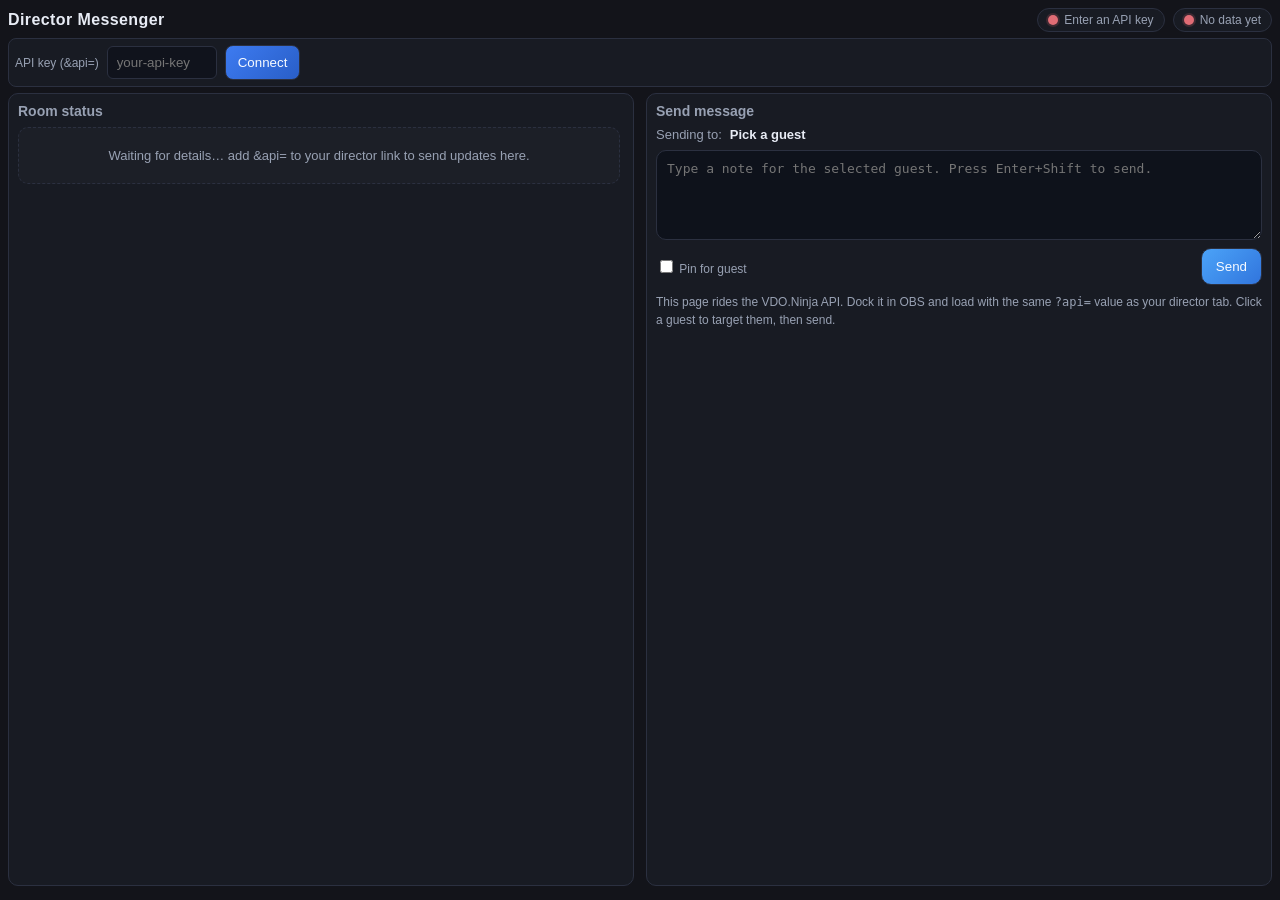
<file: director-messenger.html>
<!DOCTYPE html>
<html lang="en">
<head>
<meta charset="UTF-8" />
<meta name="viewport" content="width=device-width, initial-scale=1.0" />
<title>Director Messenger</title>
<style>
	:root {
		--bg: #13141a;
		--panel: #181b23;
		--border: #2b3040;
		--muted: #f0c674;
		--danger: #e06c75;
		--ok: #61c38a;
		--text: #e8ecf5;
		--subtext: #98a1b3;
		--accent: #5aa1f7;
	}

	* {
		box-sizing: border-box;
	}

	body {
		margin: 0;
		padding: 0;
		height: 100vh;
		width: 100vw;
		font-family: "Segoe UI", "Helvetica Neue", sans-serif;
		color: var(--text);
		background: var(--bg);
		scrollbar-color: #303546 #0f1015;
		overflow: hidden;
	}

	.app {
		display: grid;
		grid-template-rows: auto auto 1fr auto;
		gap: 6px;
		height: 100%;
		padding: 8px;
		overflow: auto;
		min-height: 0;
	}

	header {
		display: flex;
		align-items: center;
		justify-content: space-between;
		gap: 12px;
	}

	h1 {
		margin: 0;
		font-size: 16px;
		letter-spacing: 0.4px;
	}

	.status-badges {
		display: flex;
		gap: 8px;
		align-items: center;
	}

	.badge {
		display: inline-flex;
		align-items: center;
		gap: 6px;
		padding: 4px 10px;
		border-radius: 999px;
		background: var(--panel);
		border: 1px solid var(--border);
		color: var(--subtext);
		font-size: 12px;
	}

	.badge .dot {
		width: 10px;
		height: 10px;
		border-radius: 50%;
		background: var(--danger);
		box-shadow: 0 0 0 2px rgba(224, 108, 117, 0.18);
	}

	.badge.connected {
		color: var(--ok);
		border-color: rgba(97, 195, 138, 0.45);
	}

	.badge.connected .dot {
		background: var(--ok);
		box-shadow: 0 0 0 2px rgba(97, 195, 138, 0.2);
	}

	.controls {
		display: flex;
		align-items: center;
		gap: 8px;
		flex-wrap: wrap;
		align-items: center;
		background: var(--panel);
		border: 1px solid var(--border);
		border-radius: 8px;
		padding: 6px;
	}

	.controls label {
		font-size: 12px;
		color: var(--subtext);
	}

	.controls input {
		min-width: 0;
		padding: 8px 9px;
		border-radius: 6px;
		border: 1px solid var(--border);
		background: #10131c;
		color: var(--text);
		flex: 0 0 110px;
		width: 110px;
		max-width: 140px;
	}

	.controls button {
		padding: 9px 12px;
		border-radius: 8px;
		border: 1px solid var(--border);
		background: linear-gradient(135deg, #3d7bf1, #295ec7);
		color: #f8fbff;
		cursor: pointer;
		transition: transform 80ms ease, box-shadow 120ms ease;
	}

	.controls button:active {
		transform: translateY(1px);
		box-shadow: inset 0 0 0 1px rgba(0, 0, 0, 0.25);
	}

	.main {
		display: grid;
		grid-template-columns: repeat(auto-fit, minmax(260px, 1fr));
		gap: 12px;
		min-height: 0;
		overflow-y: auto;
	}

	.card {
		background: var(--panel);
		border: 1px solid var(--border);
		border-radius: 10px;
		padding: 9px;
		display: flex;
		flex-direction: column;
		min-height: 0;
	}

	.card h2 {
		margin: 0 0 8px 0;
		font-size: 14px;
		color: var(--subtext);
		font-weight: 600;
	}

	.guest-list {
		display: flex;
		flex-direction: column;
		gap: 8px;
		overflow-y: auto;
		padding-right: 4px;
		scrollbar-width: thin;
	}

	.guest {
		border: 1px solid var(--border);
		border-radius: 10px;
		padding: 8px;
		display: grid;
		grid-template-columns: 1fr auto;
		gap: 8px;
		background: #121722;
		cursor: pointer;
		transition: border-color 120ms ease, background 120ms ease;
	}

	.guest:hover {
		border-color: #3d7bf1;
	}

	.guest.active {
		border-color: var(--accent);
		box-shadow: 0 0 0 1px rgba(90, 161, 247, 0.35);
	}

	.guest .name {
		font-weight: 600;
		font-size: 14px;
		overflow: hidden;
		text-overflow: ellipsis;
		white-space: nowrap;
	}

	.guest .meta {
		color: var(--subtext);
		font-size: 11px;
	}

	.status-row {
		display: flex;
		gap: 6px;
		align-items: center;
		justify-content: flex-end;
		flex-wrap: wrap;
	}

	.pill {
		display: inline-flex;
		align-items: center;
		gap: 6px;
		padding: 4px 8px;
		border-radius: 999px;
		font-size: 11px;
		color: var(--text);
		background: rgba(255, 255, 255, 0.05);
		border: 1px solid var(--border);
	}

	.pill .dot {
		width: 8px;
		height: 8px;
		border-radius: 50%;
		background: var(--subtext);
	}

	.pill.ok .dot {
		background: var(--ok);
	}

	.pill.muted .dot {
		background: var(--muted);
	}

	.pill.off .dot {
		background: var(--danger);
	}

	.composer {
		display: flex;
		flex-direction: column;
		gap: 8px;
		min-height: 0;
	}

	.selected-target {
		display: flex;
		align-items: center;
		gap: 8px;
		font-size: 13px;
		color: var(--subtext);
	}

	.selected-target strong {
		color: var(--text);
	}

	textarea {
		width: 100%;
		min-height: 90px;
		max-height: 200px;
		resize: vertical;
		border-radius: 10px;
		border: 1px solid var(--border);
		background: #0e121b;
		color: var(--text);
		padding: 10px;
		font-size: 13px;
		flex: 1 1 0;
	}

	.actions {
		display: flex;
		align-items: center;
		justify-content: space-between;
		gap: 10px;
	}

	.actions .left {
		display: flex;
		align-items: center;
		gap: 10px;
		color: var(--subtext);
		font-size: 12px;
	}

	.actions button {
		padding: 10px 14px;
		border-radius: 10px;
		border: 1px solid var(--border);
		background: linear-gradient(135deg, #4ba3f8, #3175dd);
		color: #f8fbff;
		cursor: pointer;
		transition: transform 80ms ease, box-shadow 120ms ease;
	}

	.actions button:active {
		transform: translateY(1px);
		box-shadow: inset 0 0 0 1px rgba(0, 0, 0, 0.25);
	}

	.helper {
		font-size: 12px;
		color: var(--subtext);
		line-height: 1.5;
	}

	.log {
		background: var(--panel);
		border: 1px solid var(--border);
		border-radius: 10px;
		padding: 8px 10px;
		max-height: 100px;
		overflow-y: auto;
		font-size: 12px;
		color: var(--subtext);
		scrollbar-width: thin;
	}

	.log div {
		margin-bottom: 4px;
	}

	.empty {
		text-align: center;
		padding: 20px;
		color: var(--subtext);
		font-size: 13px;
		border: 1px dashed var(--border);
		border-radius: 10px;
		background: rgba(255, 255, 255, 0.02);
	}

	@media (max-width: 900px) {
		.app {
			padding: 6px;
		}
	}

	.hidden {
		display: none !important;
	}

	.compact header h1 {
		display: none;
	}

	.compact header {
		justify-content: flex-start;
	}

	/* OBS-like scrollbars */
	::-webkit-scrollbar {
		width: 8px;
		height: 8px;
	}

	::-webkit-scrollbar-track {
		background: #0f1015;
	}

	::-webkit-scrollbar-thumb {
		background: #313646;
		border-radius: 8px;
		border: 2px solid #0f1015;
	}

	::-webkit-scrollbar-thumb:hover {
		background: #454b5d;
	}

	/* Micro layout for very small docks */
	.micro .app {
		padding: 4px;
		gap: 4px;
	}

	.micro header h1 {
		display: none;
	}

	.micro .badge {
		padding: 3px 6px;
		font-size: 10px;
	}

	.micro .badge span:last-child {
		display: none;
	}

	.micro .controls {
		padding: 4px 6px;
		gap: 6px;
	}

	.micro .main {
		grid-template-columns: 1fr;
		gap: 6px;
	}

	.micro .card {
		padding: 7px;
	}

	.micro .card h2 {
		font-size: 12px;
		margin-bottom: 6px;
	}

	.micro .guest {
		padding: 6px;
		gap: 6px;
	}

	.micro .guest .name {
		font-size: 13px;
	}

	.micro .guest .meta {
		font-size: 10px;
	}

	.micro .pill {
		font-size: 10px;
		padding: 3px 6px;
	}

	.micro textarea {
		min-height: 60px;
		max-height: 140px;
		font-size: 12px;
	}

	.micro .actions {
		gap: 6px;
	}

	.micro .actions button {
		padding: 8px 10px;
	}

	.micro .helper {
		display: none;
	}

	.micro .log {
		max-height: 60px;
		font-size: 11px;
	}
</style>
</head>
<body>
<div class="app">
	<header>
		<h1>Director Messenger</h1>
		<div class="status-badges">
			<span class="badge" id="connectionBadge"><span class="dot"></span><span id="connectionText">Disconnected</span></span>
			<span class="badge" id="updateBadge"><span class="dot"></span><span id="updateText">No data yet</span></span>
		</div>
	</header>

	<div class="controls" id="controlsBar">
		<label for="apiInput">API key (&api=)</label>
	<input id="apiInput" type="password" autocomplete="off" placeholder="your-api-key" />
		<button id="connectBtn">Connect</button>
	</div>

	<div class="main">
		<div class="card">
			<h2>Room status</h2>
			<div id="guestList" class="guest-list">
				<div class="empty">Waiting for details… add &api= to your director link to send updates here.</div>
			</div>
		</div>
		<div class="card">
			<h2>Send message</h2>
			<div class="composer">
				<div class="selected-target">Sending to: <strong id="selectedTarget">Pick a guest</strong></div>
				<textarea id="messageInput" placeholder="Type a note for the selected guest. Press Enter+Shift to send."></textarea>
				<div class="actions">
					<div class="left">
						<label><input type="checkbox" id="pinToggle" /> Pin for guest</label>
						<span id="statusHint"></span>
					</div>
					<button id="sendBtn">Send</button>
				</div>
				<div class="helper">
					This page rides the VDO.Ninja API. Dock it in OBS and load with the same <code>?api=</code> value as your director tab. Click a guest to target them, then send.
				</div>
			</div>
		</div>
	</div>

	<div class="log" style="display:none;" id="log"></div>
</div>

<script>
	const urlParams = new URLSearchParams(window.location.search);
	const apiField = document.getElementById("apiInput");
	const connectBtn = document.getElementById("connectBtn");
	const controlsBar = document.getElementById("controlsBar");
	const guestList = document.getElementById("guestList");
	const messageInput = document.getElementById("messageInput");
	const sendBtn = document.getElementById("sendBtn");
	const connectionBadge = document.getElementById("connectionBadge");
	const connectionText = document.getElementById("connectionText");
	const updateBadge = document.getElementById("updateBadge");
	const updateText = document.getElementById("updateText");
	const selectedTarget = document.getElementById("selectedTarget");
	const statusHint = document.getElementById("statusHint");
	const pinToggle = document.getElementById("pinToggle");
	const logBox = document.getElementById("log");
	const STORAGE_KEY = "director_messenger_api";

	let socket = null;
	let socketGeneration = 0;
	let reconnectTimer = null;
	let pollTimer = null;
	let allowReconnect = true;
	let apiKey = urlParams.get("api") || urlParams.get("id") || urlParams.get("wid") || "";
	let apiServer = urlParams.get("apiserver") || "wss://api.vdo.ninja:443";
	let guests = new Map();
	let selectedStream = null;
	let lastUpdate = null;

	if (!apiKey) {
		apiKey = localStorage.getItem(STORAGE_KEY) || "";
	}
	apiField.value = apiKey;
	if (urlParams.get("api") || urlParams.get("id") || urlParams.get("wid")) {
		controlsBar.classList.add("hidden"); // hide field when API is supplied via URL for OBS dock use
	}

	function setBadge(state, text) {
		connectionBadge.classList.toggle("connected", state === "connected");
		connectionText.textContent = text;
	}

	function setUpdateBadge(state, text) {
		updateBadge.classList.toggle("connected", state === "fresh");
		updateText.textContent = text;
	}

	function logLine(text) {
		const row = document.createElement("div");
		row.textContent = `${new Date().toLocaleTimeString()} — ${text}`;
		logBox.appendChild(row);
		logBox.scrollTop = logBox.scrollHeight;
	}

	function requestDetails() {
		if (!socket || socket.readyState !== WebSocket.OPEN) return;
		try {
			socket.send(JSON.stringify({ action: "getDetails" }));
		} catch (e) {
			logLine("Failed to request details.");
		}
	}

	function connect() {
		clearTimeout(reconnectTimer);
		clearInterval(pollTimer);
		allowReconnect = true;
		const gen = ++socketGeneration;
		apiKey = apiField.value.trim();

		if (!apiKey) {
			setBadge("disconnected", "Enter an API key");
			logLine("Missing API key; nothing to connect.");
			return;
		}

		if (socket) {
			try {
				socket.onclose = null;
				socket.onerror = null;
				socket.onopen = null;
				socket.onmessage = null;
				socket.close();
			} catch (e) {}
		}

		connectBtn.textContent = "Connecting…";
		const ws = new WebSocket(apiServer);
		socket = ws;
		ws._gen = gen;

		ws.onopen = () => {
			if (ws !== socket || ws._gen !== socketGeneration) return;
			setBadge("connected", "Connected");
			connectBtn.textContent = "Disconnect";
			logLine("API socket connected.");
			localStorage.setItem(STORAGE_KEY, apiKey);
			try {
				ws.send(JSON.stringify({ join: apiKey }));
				requestDetails();
				pollTimer = setInterval(requestDetails, 15000);
			} catch (e) {
				logLine("Failed to send join message.");
			}
		};

		ws.onerror = () => {
			if (ws !== socket || ws._gen !== socketGeneration) return;
			setBadge("disconnected", "Error");
			logLine("API socket error; retrying…");
		};

		ws.onclose = () => {
			if (ws !== socket || ws._gen !== socketGeneration) return; // stale close from a superseded socket
			setBadge("disconnected", "Disconnected");
			connectBtn.textContent = "Connect";
			clearInterval(pollTimer);
			if (reconnectTimer || !allowReconnect) {
				return;
			}
			reconnectTimer = setTimeout(() => {
				reconnectTimer = null;
				connect();
			}, 1500);
		};

		ws.onmessage = event => {
			if (ws !== socket || ws._gen !== socketGeneration) return;
			try {
				const payload = JSON.parse(event.data);
				handlePayload(payload);
			} catch (e) {
				logLine("Received non-JSON payload.");
			}
		};
	}

	function handlePayload(payload) {
		let data = payload;
		if (payload.msg) data = payload.msg;
		if (payload.update) data = payload.update;
		if (payload.callback) {
			data = payload.callback;
			logLine(`Command response: ${JSON.stringify(data)}`);
		}

		const detailsPayload =
			(data.action === "details" && data.value) ||
			(data.action === "getDetails" && (data.result || data.value)) ||
			data.result ||
			data.value;

		if (detailsPayload) {
			lastUpdate = Date.now();
			setUpdateBadge("fresh", "Updated");
			renderGuests(detailsPayload);
		}
	}

	function renderGuests(detailMap) {
		guests = new Map();
		if (detailMap && typeof detailMap === "object") {
			Object.keys(detailMap).forEach(streamID => {
				const entry = detailMap[streamID];
				if (!entry) {
					return;
				}
				if (entry.director || entry.localStream || entry.localstream) {
					return;
				}
				guests.set(streamID, entry);
			});
		}

		guestList.innerHTML = "";
		if (!guests.size) {
			const empty = document.createElement("div");
			empty.className = "empty";
			empty.textContent = "No guests reported yet.";
			guestList.appendChild(empty);
			selectedStream = null;
			selectedTarget.textContent = "Pick a guest";
			return;
		}

		guests.forEach(entry => {
			const ele = document.createElement("div");
			ele.className = "guest";
			ele.dataset.streamId = entry.streamID;
			if (selectedStream === entry.streamID) {
				ele.classList.add("active");
			}

			const left = document.createElement("div");
			const name = document.createElement("div");
			name.className = "name";
			name.textContent = entry.label || entry.streamID;
			left.appendChild(name);

			const meta = document.createElement("div");
			meta.className = "meta";
			const parts = [];
			if (entry.group && entry.group.length) {
				parts.push(`Group: ${Array.isArray(entry.group) ? entry.group.join(", ") : entry.group}`);
			}
			if (entry.streamID) {
				parts.push(entry.streamID);
			}
			meta.textContent = parts.join(" • ");
			left.appendChild(meta);

			const statusRow = document.createElement("div");
			statusRow.className = "status-row";

			const mic = document.createElement("span");
			mic.className = "pill " + (entry.muted ? "muted" : "ok");
			mic.innerHTML = `<span class="dot"></span>${entry.muted ? "Mic muted" : "Mic live"}`;

			const cam = document.createElement("span");
			cam.className = "pill " + (entry.videoMuted ? "muted" : "ok");
			cam.innerHTML = `<span class="dot"></span>${entry.videoMuted ? "Video off" : "Video on"}`;

			statusRow.appendChild(mic);
			statusRow.appendChild(cam);

			if (entry.screenSharing) {
				const share = document.createElement("span");
				share.className = "pill ok";
				share.innerHTML = '<span class="dot"></span>Screen';
				statusRow.appendChild(share);
			}

			ele.appendChild(left);
			ele.appendChild(statusRow);

			ele.addEventListener("click", () => {
				selectedStream = entry.streamID;
				selectedTarget.textContent = entry.label || entry.streamID;
				document.querySelectorAll(".guest").forEach(g => g.classList.remove("active"));
				ele.classList.add("active");
			});

			guestList.appendChild(ele);
		});
	}

	function sendMessage() {
		const message = messageInput.value.trim();
		if (!socket || socket.readyState !== WebSocket.OPEN) {
			logLine("Cannot send; not connected.");
			return;
		}
		if (!selectedStream) {
			logLine("Select a guest first.");
			return;
		}
		if (!message) {
			return;
		}

		const action = pinToggle.checked ? "sendPinnedDirectorChat" : "sendDirectorChat";
		const payload = { target: selectedStream, action, value: message };

		try {
			socket.send(JSON.stringify(payload));
			logLine(`Sent "${message}" to ${selectedStream}${pinToggle.checked ? " (pinned)" : ""}.`);
			messageInput.value = "";
		} catch (e) {
			logLine("Failed to send message.");
		}
	}

	sendBtn.addEventListener("click", sendMessage);
	messageInput.addEventListener("keydown", e => {
		if (e.key === "Enter" && e.shiftKey) {
			e.preventDefault();
			sendMessage();
		}
	});

	function disconnect(manual = false) {
		allowReconnect = false;
		clearTimeout(reconnectTimer);
		reconnectTimer = null;
		clearInterval(pollTimer);
		pollTimer = null;
		if (socket) {
			const ws = socket;
			socket = null;
			try {
				ws.onclose = null;
				ws.onerror = null;
				ws.onopen = null;
				ws.onmessage = null;
				ws.close();
			} catch (e) {}
		}
		setBadge("disconnected", "Disconnected");
		connectBtn.textContent = "Connect";
		if (manual) {
			logLine("Disconnected.");
		}
	}

	const resizeObserver = new ResizeObserver(entries => {
		const width = entries[0].contentRect.width;
		document.body.classList.toggle("compact", width < 520);
		document.body.classList.toggle("micro", width < 360 || window.innerHeight < 360);
	});
	resizeObserver.observe(document.body);

	connectBtn.addEventListener("click", () => {
		if (socket && (socket.readyState === WebSocket.OPEN || socket.readyState === WebSocket.CONNECTING)) {
			disconnect(true);
		} else {
			connect();
		}
	});

	if (apiKey) {
		connect();
	} else {
		setBadge("disconnected", "Enter an API key");
	}

	setInterval(() => {
		if (!lastUpdate) {
			return;
		}
		const seconds = Math.round((Date.now() - lastUpdate) / 1000);
		setUpdateBadge("fresh", `Updated ${seconds}s ago`);
	}, 5000);
</script>
</body>
</html>
</file>
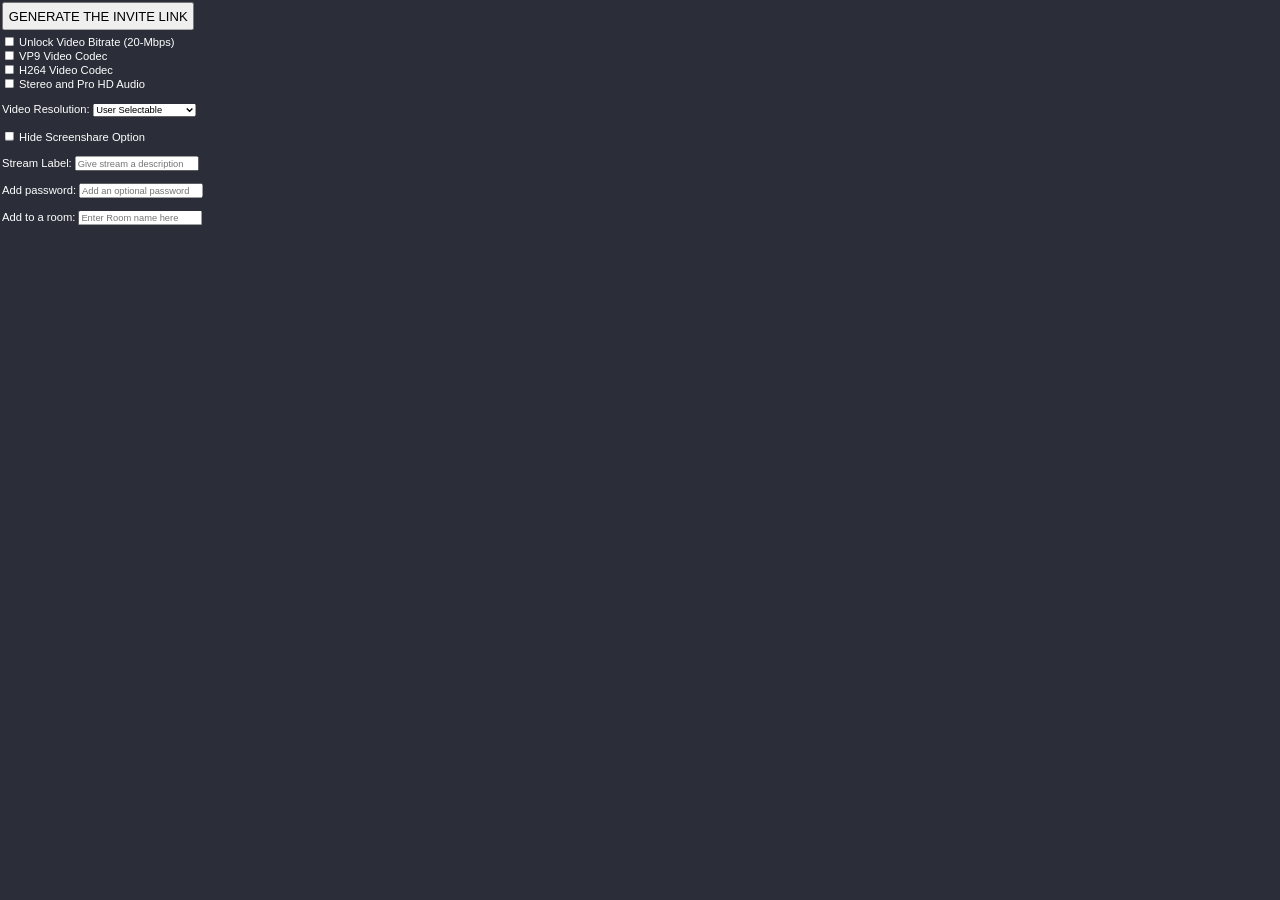
<file: dock.html>
<html>
<head>
<meta content="text/html;charset=utf-8" http-equiv="Content-Type" />
<meta content="utf-8" http-equiv="encoding" />
<style>
	body {
	  transform: scale(0.7);
	  transform-origin: 0 0;
	  margin:2px;
	  padding:0;
	  border:0;
	  color: #FFF;
	  background-color:  #2B2E38;
	  font-family: Arial, Helvetica, sans-serif;
	  width:300px;
	  overflow:hidden;
	  text-overflow: ellipsis;
	  white-space: nowrap;
	  min-width:1px;
	}

	#container-links {
		z-index:10;
		width:100%;
		height:100%;
		display:none;
	}

	#container-setup { 
		width:100%;
		height:100%;
		display:block;
	}
	.red {
		background-color:#FCC;
	}
	.green {
		background-color:#CFC;
	}
	.task {
		cursor:grab;
		width:100%;
		padding:5px;
		border:2px solid black;
		margin:0;
	}
	button{
		padding:5px;
		transform: scale(1.4);
		transform-origin: 0 0;
	}

	.gone {
		position: absolute;
		display:inline-block;
		left: -9999px;
	}

</style>
</head>
<body>
<script>
function getById(id) {
   var el = document.getElementById(id);
   if (!el) {
	    console.warn(id + " is not defined; skipping.");
		el = document.createElement("span"); // create a fake element
   }
   return el;
}
function copyFunction(copyText) {
  copyText.select();
  copyText.setSelectionRange(0, 99999);
  document.execCommand("copy");

}
function generateStreamID(){
	var text = "";
	var possible = "ABCDEFGHJKLMNPQRSTUVWXYZabcdefghijkmnpqrstuvwxyz23456789";
	for (var i = 0; i < 7; i++){
		text += possible.charAt(Math.floor(Math.random() * possible.length));
	}
	console.log(text);
	return text;
};
function toHexString(byteArray){
	return Array.prototype.map.call(byteArray, function(byte){
		return ('0' + (byte & 0xFF).toString(16)).slice(-2);
	}).join('');
}
generateHash = function (str, length=false){
	var buffer = new TextEncoder("utf-8").encode(str);
	return crypto.subtle.digest("SHA-256", buffer).then(
		function (hash) {
			hash = new Uint8Array(hash);
			if (length){
				hash = hash.slice(0, parseInt(parseInt(length)/2));
			}
			hash = toHexString(hash);
			return hash;
		}
	);
};

function generateInvite(){
	var title = encodeURI(getById("videoname").value.replace(/[\W]+/g,"_"));
	if (title.length){
		title = "&label="+title;
	}
	var sid = generateStreamID(); 
	var viewstr = "";
	var sendstr = "";

	if (getById("invite_bitrate").checked){
		viewstr+="&bitrate=20000";
	}
	if (getById("invite_vp9").checked){
		viewstr+="&codec=vp9";
	}
	if (getById("invite_h264").checked){
		viewstr+="&codec=h264";
	}
	if (getById("invite_stereo").checked){
		viewstr+="&stereo";
		sendstr+="&stereo";
	}
	//if (getById("invite_secure").checked){
	//	sendstr+="&secure";
	//}
	if (getById("invite_hidescreen").checked){
		sendstr+="&webcam";
	}

	//if (getById("invite_remotecontrol").checked){  //
	//	var remote_gen_id = generateStreamID();
	//	sendstr+="&remote="+remote_gen_id; // security
	//	viewstr+="&remote="+remote_gen_id;
	//}

	if (getById("invite_joinroom").value.trim().length){
		sendstr+="&room="+getById("invite_joinroom").value.replace(/[\W]+/g,"_");
		viewstr+="&scene&room="+getById("invite_joinroom").value.replace(/[\W]+/g,"_");
	}

	if (getById("invite_group_chat_type").value){ //  0 is default
		if (getById("invite_group_chat_type").value==1){ // no video
			sendstr+="&novideo";
		} else if (getById("invite_group_chat_type").value==2){  // no view or audio
			sendstr+="&view";
		}
	}

	if (getById("invite_quality").value){
		if (getById("invite_quality").value==0){
			sendstr+="&quality=0";
		} else if (getById("invite_quality").value==1){
			sendstr+="&quality=1";
		} else if (getById("invite_quality").value==2){
			sendstr+="&quality=2";
		}
	}
	
	var href = window.location.href;
	var dir = href.substring(0, href.lastIndexOf('/')) + "/";
	
	var salt = location.hostname; // "vdo.ninja" is the expected default. You will want to change this if hosting dock.html locally.
	
	if (getById("invite_password").value.trim().length){
		generateHash(getById("invite_password").value.trim().replace(/[\W]+/g,"_")+salt,4).then(function(hash){
			sendstr+="&hash="+hash;
			viewstr+="&password="+getById("invite_password").value.trim();
			sendstr = dir+'?push=' + sid + sendstr;
			viewstr = dir+'?view=' + sid + viewstr + title;
			getById("container-setup").style.display="none";
			getById("container-links").style.display="block";
			
			getById("guest-link").value = sendstr;
			getById("obs-link").value = viewstr;
		});
	} else {
		sendstr = dir+'?push=' + sid + sendstr;
		viewstr = dir+'?view=' + sid + viewstr + title;
		getById("container-setup").style.display="none";
		getById("container-links").style.display="block";
		
		getById("guest-link").value = sendstr;
		getById("obs-link").value = viewstr;
	}
	
	
}

function goBack(){
	getById("container-setup").style.display="block";
	getById("container-links").style.display="none";
}

document.addEventListener("dragstart", event => {
    var url = event.target.href || event.target.value;
    
    if (!url || !url.startsWith('https://')) return;
    if (event.target.dataset.drag !== "1") return;
    
    var streamId = url.split('view=');
    var label = url.split('label=');

    url += '&layer-name=VDO.Ninja';
    if (streamId.length > 1) url += ': ' + streamId[1].split('&')[0];
    if (label.length > 1) url += ' - ' + decodeURI(label[1].split('&')[0]);
    
    // Add layer dimensions
    url += '&layer-width=1920';
    url += '&layer-height=1080';
    
    event.dataTransfer.setDragImage(document.querySelector('#dragImage'), 24, 24);
    event.dataTransfer.setData("text/uri-list", encodeURI(url));
    
    // Add this line to set the URL as plain text as well
    event.dataTransfer.setData("text/plain", encodeURI(url));
});

</script>

<div id="container-setup" >
	<button style="padding:5px;" onclick="generateInvite()" >
		<span data-translate="generate-invite-link">GENERATE THE INVITE LINK</span>
	</button>
	<br /><br />
	
	
	<input type="checkbox" id="invite_bitrate" /><label for="invite_bitrate"> <span data-translate="unlock-video-bitrate">Unlock Video Bitrate (20-Mbps)</span></label>
	<br />
	<input type="checkbox" id="invite_vp9" onclick="getById('invite_h264').checked=false;" /><label for="invite_vp9"> <span data-translate="force-vp9-video-codec">VP9 Video Codec</span></label>
	<br />
	<input type="checkbox" id="invite_h264" onclick="getById('invite_vp9').checked=false;" /><label for="invite_h264"> <span data-translate="force-h264-video-codec">H264 Video Codec</span></label>
	<br />
	<input type="checkbox" id="invite_stereo" /><label for="invite_stereo"> <span data-translate="enable-stereo-and-pro">Stereo and Pro HD Audio</span></label>
	<br />
	<br />
	<label for="invite_quality" data-translate="video-resolution">Video Resolution: </label>
	<select id="invite_quality" name="invite_quality">
		<option value="-1" selected>User Selectable</option>
		<option value="0">Maximum Resolution</option>
		<option value="1">Balanced</option>
		<option value="2">Smooth and Cool</option>
	</select>
	<br />
	<br />
	<input type="checkbox" id="invite_hidescreen" />
	<label for="invite_hidescreen"> <span data-translate="hide-screen-share">Hide Screenshare Option</span></label>
	<br />
	<br />
	<label for="videoname">Stream Label:</label>
	<input id="videoname" placeholder="Give stream a description"  />
	<br />
	<br />
	<span data-translate="add-a-password-to-stream"> Add password:</span>
	<input id="invite_password" placeholder="Add an optional password" />
	<br /><br />
	<span data-translate="add-the-guest-to-a-room"> Add to a room:</span>
	<input id="invite_joinroom" placeholder="Enter Room name here" oninput="document.getElementById('invitegroupchat').style.display='block';" />
	<br />
	<br />
	<span id="invitegroupchat" style="display:none;">
	<label for="invite_group_chat_type" data-translate="invite-group-chat-type">This room guest can:</label><br />
	<select id="invite_group_chat_type" name="invite_group_chat_type">
		<option value="0" selected data-translate="can-see-and-hear">Can see and hear the group chat</option>
		<option value="1" data-translate="can-hear-only">Can only hear the group chat</option>
		<option value="2" data-translate="cant-see-or-hear">Cannot hear or see the group chat</option>
	</select>
	</span>
</div>
<div id="container-links" >
	<button  onclick="goBack()" >
		<span >Go Back</span>
	</button>
	<div id="container-links-inner" >
		<br /><br />
		<h3>Guest Invite Link:</h3>
			<input id="guest-link" class="task green" onclick="copyFunction(this)" onmousedown="copyFunction(this)"/>
			<br /><br />
		<h3>OBS Browser Source Link:</h3>
			<input id="obs-link" class="task red" data-drag="1" onmousedown="copyFunction(this)" onclick="copyFunction(this)" />
			<br />
			<br />
	</div>
</div>
<div class="gone" >
	<!-- This image is used when dragging elements -->
	<img src="./media/favicon-32x32.png" id="dragImage" />
</div>
</body>
</html>
</file>
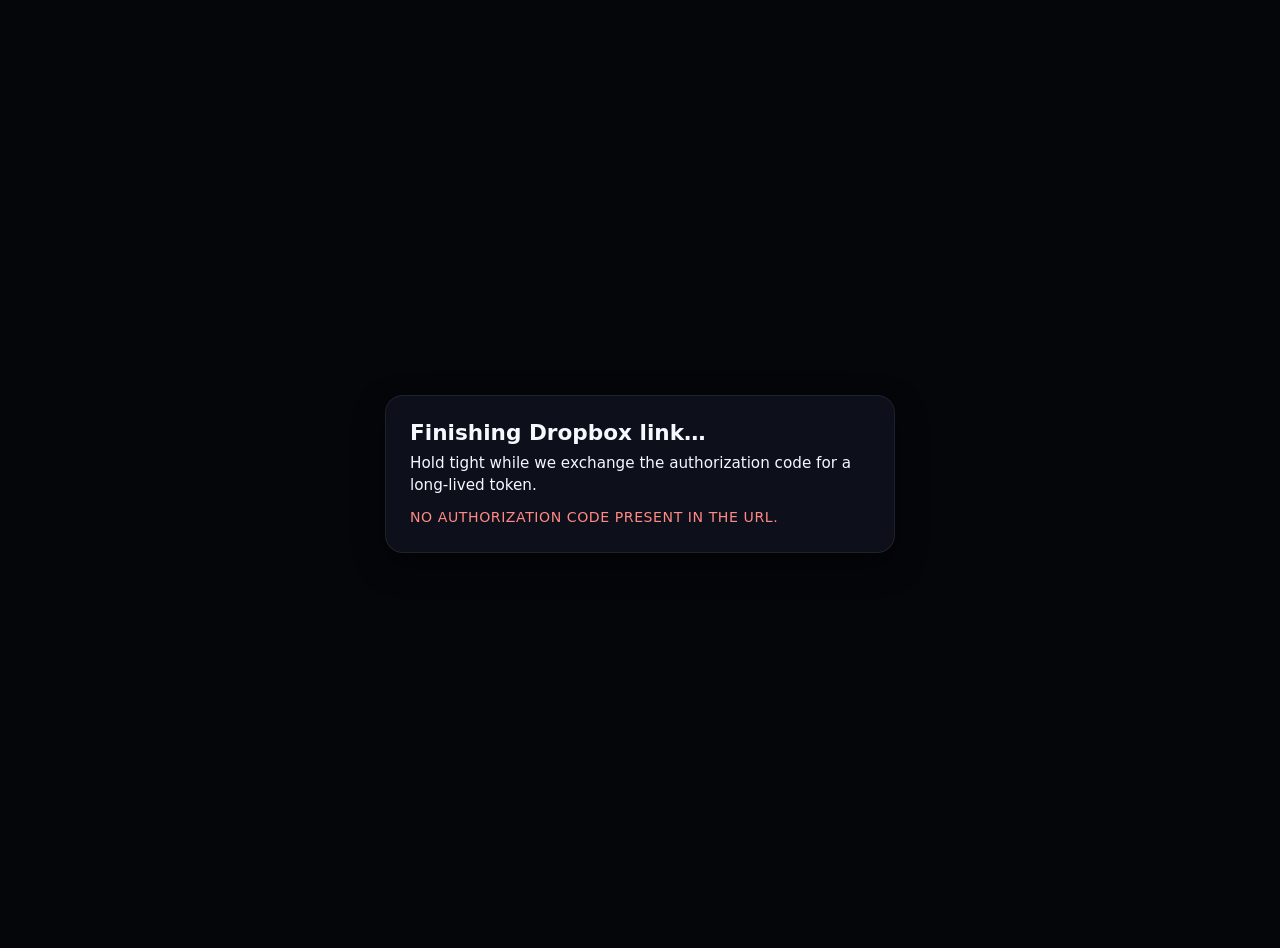
<file: dropbox-auth.html>
<!DOCTYPE html>
<html lang="en">
	<head>
		<meta charset="utf-8" />
		<meta name="viewport" content="width=device-width, initial-scale=1" />
		<title>Dropbox Authorization · VDO.Ninja</title>
		<style>
			:root {
				color-scheme: dark;
				font-family: "Inter", system-ui, -apple-system, BlinkMacSystemFont, "Segoe UI", sans-serif;
				background: #05060a;
				color: #f4f8ff;
			}
			body {
				margin: 0;
				min-height: 100vh;
				display: flex;
				align-items: center;
				justify-content: center;
				padding: 24px;
			}
			main {
				max-width: 460px;
				background: rgba(15, 17, 28, 0.9);
				border: 1px solid rgba(255, 255, 255, 0.08);
				border-radius: 18px;
				padding: 24px;
				box-shadow: 0 12px 32px rgba(0, 0, 0, 0.45);
			}
			h1 {
				font-size: 1.35rem;
				margin: 0 0 8px;
			}
			p {
				margin: 0;
				font-size: 0.95rem;
				line-height: 1.4;
			}
			p.status {
				margin-top: 12px;
				font-size: 0.88rem;
				letter-spacing: 0.04em;
				text-transform: uppercase;
				opacity: 0.75;
			}
			p.status[data-variant="error"] {
				color: #ff8a84;
				opacity: 1;
			}
			p.status[data-variant="success"] {
				color: #2fe7a3;
				opacity: 1;
			}
			code {
				font-family: ui-monospace, SFMono-Regular, Menlo, Consolas, "Liberation Mono", monospace;
				background: rgba(255, 255, 255, 0.08);
				padding: 2px 4px;
				border-radius: 4px;
			}
		</style>
	</head>
	<body>
		<main>
			<h1>Finishing Dropbox link…</h1>
			<p>Hold tight while we exchange the authorization code for a long-lived token.</p>
			<p id="dropbox-auth-status" class="status">Authorizing…</p>
		</main>
		<script>
			(() => {
				const MESSAGE_SOURCE = "vdoninja-dropbox-auth";
				const TOKEN_URL = "https://api.dropboxapi.com/oauth2/token";
				const TOKEN_STORAGE_KEY = "dropboxOAuthTokens";
				const SESSION_KEY = "dropboxOAuthSession";
				const REFRESH_SKEW_MS = 120000;

				const statusEl = document.getElementById("dropbox-auth-status");

				function setStatus(message, variant = "info") {
					if (statusEl) {
						statusEl.textContent = message;
						statusEl.dataset.variant = variant;
					}
				}

				function readSession() {
					try {
						const raw = localStorage.getItem(SESSION_KEY);
						return raw ? JSON.parse(raw) : null;
					} catch (error) {
						console.error("Failed to read Dropbox auth session", error);
						return null;
					}
				}

				function clearSession() {
					try {
						localStorage.removeItem(SESSION_KEY);
					} catch (error) {}
				}

				function storeTokens(tokens) {
					if (!tokens || !tokens.accessToken) {
						return;
					}
					try {
						localStorage.setItem(TOKEN_STORAGE_KEY, JSON.stringify(tokens));
					} catch (error) {
						console.error("Failed to persist Dropbox tokens", error);
					}
				}

				function normalizeTokenResponse(response, fallbackRefreshToken) {
					if (!response || !response.access_token) {
						return null;
					}
					let expiresIn = 0;
					if (response.expires_in) {
						const parsed = parseInt(response.expires_in, 10);
						if (!isNaN(parsed) && parsed > 0) {
							expiresIn = parsed * 1000;
						}
					}
					const expiresAt = expiresIn ? Date.now() + Math.max(0, expiresIn - REFRESH_SKEW_MS) : 0;
					return {
						accessToken: response.access_token,
						refreshToken: response.refresh_token || fallbackRefreshToken || null,
						expiresAt,
						scope: response.scope || "files.content.write files.metadata.write",
						tokenType: response.token_type || "bearer"
					};
				}

				function postResult(payload) {
					if (!payload) {
						return;
					}
					try {
						const targetOrigin = payload.targetOrigin || window.location.origin;
						if (window.opener && typeof window.opener.postMessage === "function") {
							window.opener.postMessage(payload, targetOrigin);
						}
					} catch (error) {
						console.error("Failed to post auth result", error);
					}
				}

				function closeSoon() {
					setTimeout(() => {
						try {
							window.close();
						} catch (error) {}
					}, 1600);
				}

				async function exchangeCode(sessionData, code) {
					const params = new URLSearchParams();
					params.set("code", code);
					params.set("grant_type", "authorization_code");
					params.set("redirect_uri", sessionData.redirectUri);
					params.set("client_id", sessionData.clientId);
					params.set("code_verifier", sessionData.verifier);
					const response = await fetch(TOKEN_URL, {
						method: "POST",
						headers: { "Content-Type": "application/x-www-form-urlencoded" },
						body: params.toString()
					});
					if (!response.ok) {
						const text = await response.text().catch(() => "");
						throw new Error(text || "Dropbox token exchange failed.");
					}
					return response.json();
				}

				function waitForSessionFromOpener(expectedState) {
					if (!window.opener || typeof window.opener.postMessage !== "function") {
						return Promise.resolve(null);
					}
				return new Promise((resolve) => {
					let settled = false;
					let timeoutId = null;
					function handleMessage(event) {
						if (!event || !event.data || event.data.source !== MESSAGE_SOURCE || event.data.type !== "session") {
							return;
						}
						window.removeEventListener("message", handleMessage);
						if (!settled) {
							settled = true;
							if (timeoutId) {
								clearTimeout(timeoutId);
							}
							resolve(event.data.session || null);
						}
					}
					window.addEventListener("message", handleMessage);
					timeoutId = setTimeout(() => {
						window.removeEventListener("message", handleMessage);
						if (!settled) {
							settled = true;
							resolve(null);
						}
					}, 2000);
					try {
						window.opener.postMessage({ source: MESSAGE_SOURCE, type: "request-session", state: expectedState || null }, "*");
					} catch (error) {
						window.removeEventListener("message", handleMessage);
						if (timeoutId) {
							clearTimeout(timeoutId);
						}
						if (!settled) {
							settled = true;
							resolve(null);
						}
					}
				});
			}

			async function ensureAuthSession(expectedState) {
				let session = readSession();
				if (session) {
					return session;
				}
				const remoteSession = await waitForSessionFromOpener(expectedState);
				if (remoteSession) {
					try {
						localStorage.setItem(SESSION_KEY, JSON.stringify(remoteSession));
					} catch (error) {}
				}
				return remoteSession;
			}

				async function init() {
					const query = new URLSearchParams(window.location.search || window.location.hash.replace("?", ""));
					const errorParam = query.get("error");
					const code = query.get("code");
					const state = query.get("state");

					const authSession = await ensureAuthSession(state);

					if (errorParam) {
						const message = errorParam === "access_denied" ? "Access to Dropbox was denied." : `Dropbox returned an error: ${errorParam}`;
						setStatus(message, "error");
						const targetOrigin = authSession?.origin || window.location.origin;
						postResult({ source: MESSAGE_SOURCE, type: "error", message, clearTokens: false, targetOrigin });
						clearSession();
						closeSoon();
						return;
					}

					if (!code) {
						setStatus("No authorization code present in the URL.", "error");
						const targetOrigin = authSession?.origin || window.location.origin;
						clearSession();
						postResult({ source: MESSAGE_SOURCE, type: "error", message: "Missing authorization code.", clearTokens: false, targetOrigin });
						return;
					}

					if (!authSession || !authSession.verifier) {
						setStatus("This tab no longer has a pending authorization session.", "error");
						const expiredOrigin = authSession?.origin || window.location.origin;
						postResult({ source: MESSAGE_SOURCE, type: "error", message: "Authorization session expired.", clearTokens: false, targetOrigin: expiredOrigin });
						clearSession();
						return;
					}

					if (authSession.state && state && authSession.state !== state) {
						setStatus("State mismatch; refusing to continue.", "error");
						postResult({ source: MESSAGE_SOURCE, type: "error", message: "Dropbox state mismatch.", clearTokens: false, targetOrigin: authSession.origin || window.location.origin });
						clearSession();
						return;
					}

					setStatus("Requesting long-lived Dropbox token…", "info");
					try {
						const rawTokens = await exchangeCode(authSession, code);
						const tokens = normalizeTokenResponse(rawTokens, authSession.refreshToken);
						if (!tokens) {
							throw new Error("Dropbox returned an invalid token payload.");
						}
						storeTokens(tokens);
						setStatus("Dropbox linked successfully. You can close this window.", "success");
						postResult({ source: MESSAGE_SOURCE, type: "tokens", tokens, targetOrigin: authSession.origin || window.location.origin });
						clearSession();
						closeSoon();
					} catch (error) {
						console.error("Dropbox OAuth failed", error);
						setStatus(error?.message || "Unable to complete Dropbox authorization.", "error");
						postResult({ source: MESSAGE_SOURCE, type: "error", message: error?.message || "Dropbox authorization failed.", clearTokens: true, targetOrigin: authSession.origin || window.location.origin });
						clearSession();
					}
				}

				init();
			})();
		</script>
	</body>
</html>
</file>
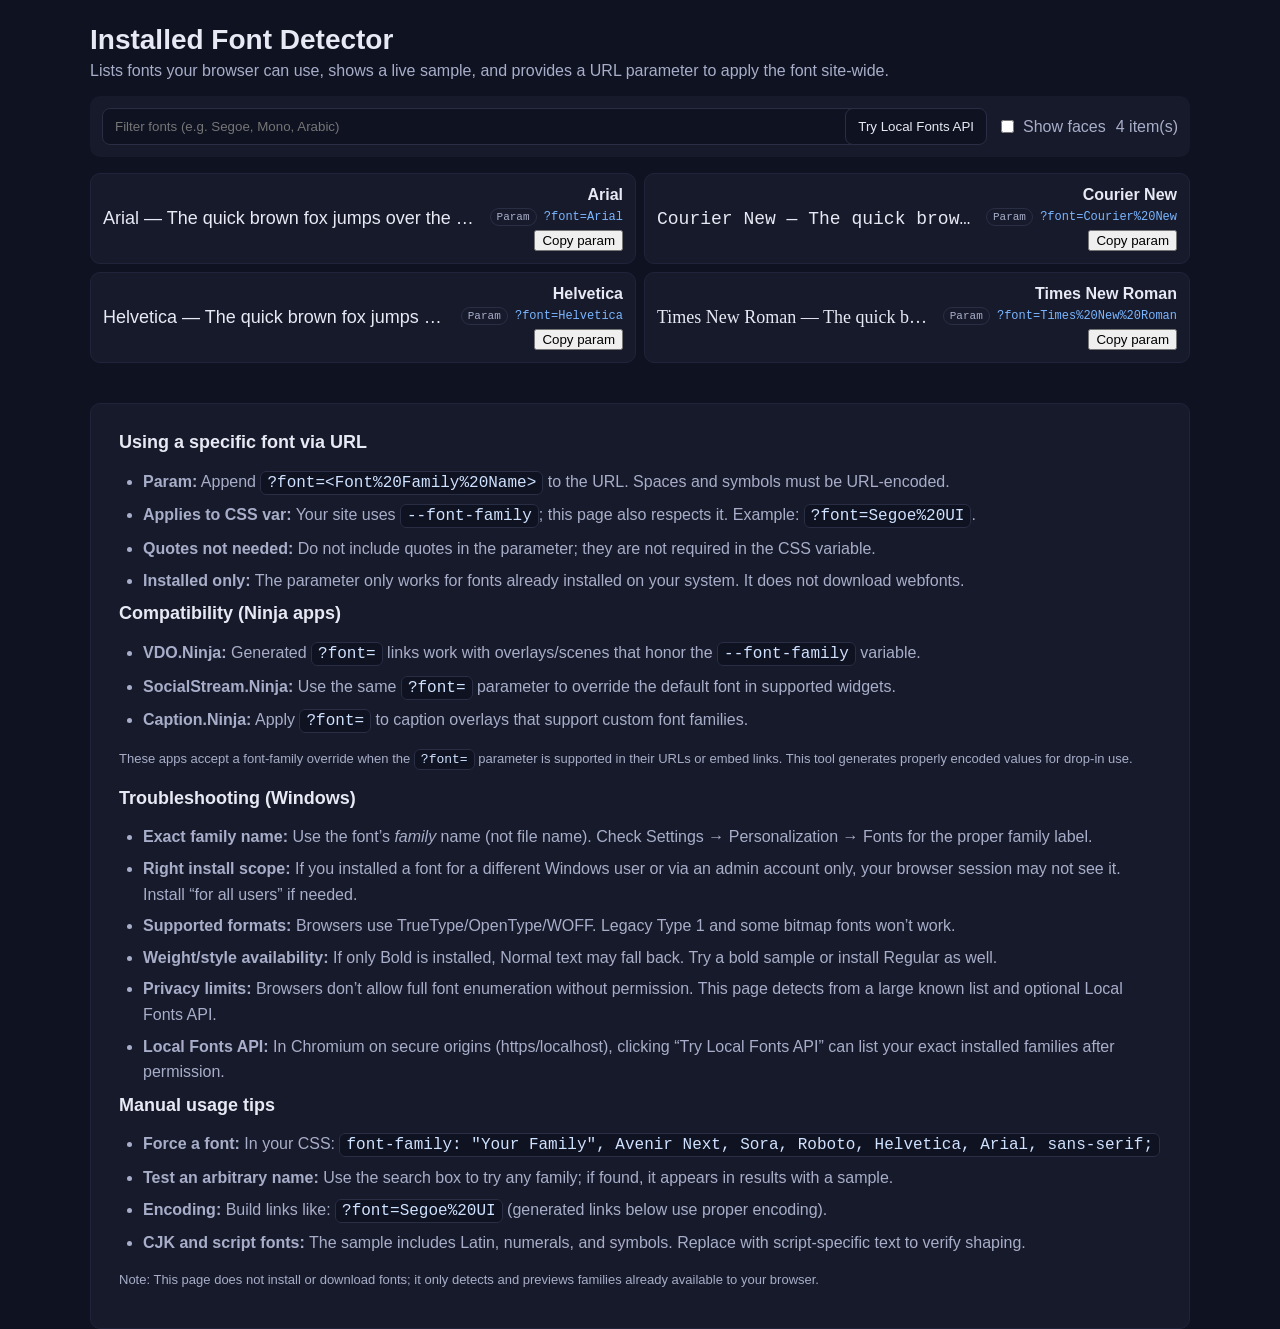
<file: fonts.html>
<!doctype html>
<html lang="en">
  <head>
    <meta charset="utf-8" />
    <meta name="viewport" content="width=device-width, initial-scale=1" />
    <title>Installed Font Detector — Preview installed fonts and generate ?font links</title>
    <meta name="description" content="Detect installed fonts in your browser, preview live samples, and copy URL parameter links (?font=) compatible with VDO.Ninja, SocialStream.Ninja, and Caption.Ninja." />
    <meta name="robots" content="index, follow, max-snippet:-1, max-image-preview:large, max-video-preview:-1" />
    <meta name="author" content="Installed Font Detector" />
    <meta name="keywords" content="fonts, installed fonts, detect fonts, browser fonts, font preview, url parameter, vdo.ninja, socialstream.ninja, caption.ninja" />
    <meta name="theme-color" content="#0f1221" />

    <!-- Open Graph -->
    <meta property="og:type" content="website" />
    <meta property="og:title" content="Installed Font Detector" />
    <meta property="og:description" content="Preview your system fonts and generate ?font= links compatible with VDO.Ninja, SocialStream.Ninja, and Caption.Ninja." />
    <meta property="og:locale" content="en_US" />

    <!-- Twitter Cards -->
    <meta name="twitter:card" content="summary" />
    <meta name="twitter:title" content="Installed Font Detector" />
    <meta name="twitter:description" content="Preview installed fonts and copy ?font= links for Ninja apps." />

    <!-- Structured data -->
    <script type="application/ld+json">
    {
      "@context": "https://schema.org",
      "@type": "WebApplication",
      "name": "Installed Font Detector",
      "applicationCategory": "Utility",
      "operatingSystem": "Windows, macOS, Linux, ChromeOS",
      "isAccessibleForFree": true,
      "inLanguage": "en",
      "description": "Detects installed fonts in your browser, previews them, and generates ?font= URL parameters compatible with VDO.Ninja, SocialStream.Ninja, and Caption.Ninja.",
      "featureList": [
        "Detect installed fonts via text-metric comparison",
        "Optional Local Fonts API for precise enumeration",
        "Generate ?font=<family> links",
        "Compatibility with VDO.Ninja, SocialStream.Ninja, Caption.Ninja"
      ],
      "softwareRequirements": "Optional Local Fonts API requires Chromium-based browser on HTTPS/localhost and user permission.",
      "sameAs": [
        "https://vdo.ninja",
        "https://socialstream.ninja",
        "https://caption.ninja"
      ]
    }
    </script>
    <style>
      :root {
        --font-family: Avenir Next, Sora, Roboto, Helvetica, Geneva, Verdana, Arial, sans-serif;
        --bg: #0f1221;
        --panel: #171a2b;
        --text: #e7e9f4;
        --muted: #a8aec9;
        --accent: #7ab6ff;
        --ok: #47d16a;
        --warn: #ffb020;
        --mono: ui-monospace, SFMono-Regular, Menlo, Monaco, Consolas, "Liberation Mono", "Courier New", monospace;
        --radius: 10px;
      }

      html, body {
        height: 100%;
      }

      body {
        margin: 0;
        background: var(--bg);
        color: var(--text);
        font-family: var(--font-family);
        -webkit-font-smoothing: antialiased;
        -moz-osx-font-smoothing: grayscale;
      }

      .wrap {
        max-width: 1100px;
        margin: 24px auto 80px;
        padding: 0 16px;
      }

      header h1 {
        margin: 0 0 6px 0;
        font-size: 28px;
      }

      header p {
        margin: 0 0 16px 0;
        color: var(--muted);
      }

      .controls {
        display: grid;
        grid-template-columns: 1fr auto auto auto;
        gap: 10px;
        align-items: center;
        background: var(--panel);
        border-radius: var(--radius);
        padding: 12px;
        position: sticky;
        top: 0;
        z-index: 1;
      }

      .controls input[type="text"] {
        width: 100%;
        padding: 10px 12px;
        border-radius: 8px;
        border: 1px solid #2a2e44;
        background: #0f1221;
        color: var(--text);
      }

      .controls button, .controls a.button {
        padding: 10px 12px;
        border-radius: 8px;
        border: 1px solid #2a2e44;
        background: #0f1221;
        color: var(--text);
        cursor: pointer;
        text-decoration: none;
        display: inline-flex;
        align-items: center;
        gap: 8px;
      }

      .controls .count {
        color: var(--muted);
        font-variant-numeric: tabular-nums;
      }

      .results {
        margin-top: 16px;
        display: grid;
        grid-template-columns: 1fr;
        gap: 8px;
      }

      .row {
        display: grid;
        grid-template-columns: 1fr auto;
        gap: 12px;
        align-items: center;
        background: var(--panel);
        border-radius: var(--radius);
        padding: 12px;
        border: 1px solid #20243a;
      }

      .sample {
        font-size: 18px;
        white-space: nowrap;
        overflow: hidden;
        text-overflow: ellipsis;
      }

      .meta {
        display: grid;
        gap: 6px;
        justify-items: end;
      }

      .fontname {
        font-weight: 600;
      }

      .link {
        font-family: var(--mono);
        font-size: 12px;
        color: var(--muted);
        user-select: all;
      }

      .link a {
        color: var(--accent);
        text-decoration: none;
      }

      .badge {
        font-size: 11px;
        padding: 2px 6px;
        border-radius: 999px;
        border: 1px solid #2a2e44;
        color: var(--muted);
      }

      .footer {
        margin-top: 40px;
        background: var(--panel);
        border-radius: var(--radius);
        padding: 24px 28px;
        border: 1px solid #20243a;
        line-height: 1.6;
      }

      .footer h2 {
        margin: 0 0 12px 0;
        font-size: 18px;
      }

      .footer ul {
        margin: 12px 0 0 24px;
        padding: 0;
        color: var(--muted);
      }

      .footer li { margin: 6px 0; }

      .footer code {
        font-family: var(--mono);
        background: #0f1221;
        padding: 2px 6px;
        border-radius: 6px;
        border: 1px solid #2a2e44;
        color: #cfe2ff;
      }

      .note {
        color: var(--muted);
        font-size: 13px;
        margin-top: 14px;
      }

      @media (min-width: 900px) {
        .results {
          grid-template-columns: 1fr 1fr;
        }
      }
    </style>
  </head>
  <body>
    <div class="wrap">
      <header>
        <h1>Installed Font Detector</h1>
        <p>Lists fonts your browser can use, shows a live sample, and provides a URL parameter to apply the font site‑wide.</p>
      </header>

      <div class="controls">
        <input id="filter" type="text" placeholder="Filter fonts (e.g. Segoe, Mono, Arabic)" />
        <button id="tryLocalFonts" title="Requests permission (if supported) to list local fonts via the Local Fonts API">Try Local Fonts API</button>
        <label class="count" style="display:flex;align-items:center;gap:6px;white-space:nowrap;">
          <input id="facesToggle" type="checkbox" /> Show faces
        </label>
        <div class="count" id="count">Detecting…</div>
      </div>

      <div class="results" id="results" role="list"></div>

      <div class="footer">
        <h2>Using a specific font via URL</h2>
        <ul>
          <li><b>Param:</b> Append <code>?font=&lt;Font%20Family%20Name&gt;</code> to the URL. Spaces and symbols must be URL‑encoded.</li>
          <li><b>Applies to CSS var:</b> Your site uses <code>--font-family</code>; this page also respects it. Example: <code>?font=Segoe%20UI</code>.</li>
          <li><b>Quotes not needed:</b> Do not include quotes in the parameter; they are not required in the CSS variable.</li>
          <li><b>Installed only:</b> The parameter only works for fonts already installed on your system. It does not download webfonts.</li>
        </ul>

        <h2>Compatibility (Ninja apps)</h2>
        <ul>
          <li><b>VDO.Ninja:</b> Generated <code>?font=</code> links work with overlays/scenes that honor the <code>--font-family</code> variable.</li>
          <li><b>SocialStream.Ninja:</b> Use the same <code>?font=</code> parameter to override the default font in supported widgets.</li>
          <li><b>Caption.Ninja:</b> Apply <code>?font=</code> to caption overlays that support custom font families.</li>
        </ul>
        <p class="note">These apps accept a font-family override when the <code>?font=</code> parameter is supported in their URLs or embed links. This tool generates properly encoded values for drop‑in use.</p>

        <h2>Troubleshooting (Windows)</h2>
        <ul>
          <li><b>Exact family name:</b> Use the font’s <i>family</i> name (not file name). Check Settings → Personalization → Fonts for the proper family label.</li>
          <li><b>Right install scope:</b> If you installed a font for a different Windows user or via an admin account only, your browser session may not see it. Install “for all users” if needed.</li>
          <li><b>Supported formats:</b> Browsers use TrueType/OpenType/WOFF. Legacy Type 1 and some bitmap fonts won’t work.</li>
          <li><b>Weight/style availability:</b> If only Bold is installed, Normal text may fall back. Try a bold sample or install Regular as well.</li>
          <li><b>Privacy limits:</b> Browsers don’t allow full font enumeration without permission. This page detects from a large known list and optional Local Fonts API.</li>
          <li><b>Local Fonts API:</b> In Chromium on secure origins (https/localhost), clicking “Try Local Fonts API” can list your exact installed families after permission.</li>
        </ul>

        <h2>Manual usage tips</h2>
        <ul>
          <li><b>Force a font:</b> In your CSS: <code>font-family: "Your Family", Avenir Next, Sora, Roboto, Helvetica, Arial, sans-serif;</code></li>
          <li><b>Test an arbitrary name:</b> Use the search box to try any family; if found, it appears in results with a sample.</li>
          <li><b>Encoding:</b> Build links like: <code>?font=<span id="egFont">Segoe%20UI</span></code> (generated links below use proper encoding).</li>
          <li><b>CJK and script fonts:</b> The sample includes Latin, numerals, and symbols. Replace with script‑specific text to verify shaping.</li>
        </ul>
        <p class="note">Note: This page does not install or download fonts; it only detects and previews families already available to your browser.</p>
      </div>
    </div>

    <script>
      // Respect the provided code for applying a font from URL params
      const urlParams = new URLSearchParams(window.location.search);
      if (urlParams.get("font")) {
        const rawFont = urlParams.get("font").trim();
        // Strip any surrounding quotes from the param and quote the family in CSS
        const cleanFont = rawFont.replace(/^['"]|['"]$/g, "");
        document.documentElement.style.setProperty(
          "--font-family",
          `"${cleanFont}", Sora, Roboto, Helvetica, Geneva, Verdana, Arial, sans-serif`
        );
      }

      const resultsEl = document.getElementById('results');
      const countEl = document.getElementById('count');
      const filterEl = document.getElementById('filter');
      const facesToggleEl = document.getElementById('facesToggle');

      // A broad list of common fonts across Windows/macOS/Linux + popular developer/Google fonts.
      // Detection works by comparing text metrics against generic base families.
      const CANDIDATE_FONTS = Array.from(new Set([
        // Windows core UI/text
        'Segoe UI','Segoe UI Variable','Segoe UI Emoji','Segoe UI Historic','Segoe UI Symbol','Bahnschrift','Ebrima','Gadugi','Javanese Text','Leelawadee UI','Lucida Sans Unicode','Malgun Gothic','Meiryo','Microsoft Himalaya','Microsoft JhengHei','Microsoft New Tai Lue','Microsoft PhagsPa','Microsoft Sans Serif','Microsoft Tai Le','Microsoft Uighur','Microsoft YaHei','Microsoft Yi Baiti','MingLiU-ExtB','Mongolian Baiti','MS Gothic','MS PGothic','MS UI Gothic','NSimSun','PMingLiU-ExtB','SimSun','SimSun-ExtB','Yu Gothic','Yu Gothic UI',
        // Windows Latin staples
        'Arial','Arial Black','Calibri','Cambria','Candara','Comic Sans MS','Consolas','Constantia','Corbel','Courier New','Franklin Gothic Medium','Gabriola','Georgia','Impact','Palatino Linotype','Tahoma','Times New Roman','Trebuchet MS','Verdana','Symbol','Webdings','Wingdings','Wingdings 2','Wingdings 3','Sitka Banner','Sitka Display','Sitka Heading','Sitka Small','Sitka Subheading','Sitka Text','Lucida Console',
        // Developer favorites / code
        'Cascadia Code','Cascadia Mono','Fira Code','Fira Mono','JetBrains Mono','Source Code Pro','IBM Plex Mono','Ubuntu Mono','Inconsolata','Monaspace Neon','Monaspace Argon',
        // Popular sans/serif families
        'Inter','Roboto','Open Sans','Noto Sans','Noto Serif','Noto Sans JP','Noto Sans KR','Noto Sans SC','Noto Serif JP','Noto Naskh Arabic','Lato','Montserrat','Poppins','Oswald','Raleway','Nunito','Merriweather','Playfair Display','PT Sans','PT Serif','Source Sans 3','Source Serif 4','Source Sans Pro','Source Serif Pro','IBM Plex Sans','IBM Plex Serif','Ubuntu','Work Sans','Sora','Avenir','Avenir Next','SF Pro Text','SF Pro Display','Helvetica Neue','Helvetica','Gill Sans',
        // Other common
        'Book Antiqua','Century Gothic','Garamond','Didot','Bodoni MT','Perpetua','Rockwell','Goudy Old Style','Copperplate','Brush Script MT','Candara',
      ].sort((a,b)=>a.localeCompare(b))))

      // Base families used for measuring vs installed font.
      const BASES = ['serif','sans-serif','monospace'];

      // Measurement string chosen to amplify dimension differences
      const TEST_STRING = 'mmmmmmmmmmlliWWQy #@ 0123456789 The quick brown fox';
      const TEST_SIZE = '72px';

      function createMeasureSpan(base) {
        const s = document.createElement('span');
        s.textContent = TEST_STRING;
        s.style.position = 'absolute';
        s.style.left = '-9999px';
        s.style.top = '-9999px';
        s.style.fontSize = TEST_SIZE;
        s.style.fontVariantLigatures = 'none';
        s.style.whiteSpace = 'nowrap';
        s.style.fontFamily = base;
        document.body.appendChild(s);
        return s;
      }

      function metricsFor(base) {
        const el = createMeasureSpan(base);
        const w = el.offsetWidth;
        const h = el.offsetHeight;
        el.remove();
        return { w, h };
      }

      // Detect if a font is available by comparing width/height against all base families.
      function isFontAvailable(fontName) {
        try {
          const baseline = BASES.map(b => metricsFor(b));
          // If any base differs once we prepend the font, it's likely installed
          return BASES.some((b, i) => {
            const el = createMeasureSpan(`"${fontName}", ${b}`);
            const different = el.offsetWidth !== baseline[i].w || el.offsetHeight !== baseline[i].h;
            el.remove();
            return different;
          });
        } catch (e) {
          return false;
        }
      }

      function applyFilter(filter, items) {
        if (!filter) return items;
        const q = filter.trim().toLowerCase();
        if (!q) return items;
        return items.filter(item => {
          if (typeof item === 'string') return item.toLowerCase().includes(q);
          const hay = [item.family, item.fullName, item.style, item.weight, item.postscriptName].filter(Boolean).join(' ').toLowerCase();
          return hay.includes(q);
        });
      }

      function makeRow(item) {
        const isFace = typeof item === 'object' && item && 'family' in item;
        const name = isFace ? item.family : item;
        const row = document.createElement('div');
        row.className = 'row';

        const sample = document.createElement('div');
        sample.className = 'sample';
        sample.style.fontFamily = `"${name}", Avenir Next, Sora, Roboto, Helvetica, Geneva, Verdana, Arial, sans-serif`;
        if (isFace) {
          if (item.weight) sample.style.fontWeight = String(item.weight);
          if (item.style) sample.style.fontStyle = item.style;
          if (item.stretch) sample.style.fontStretch = item.stretch;
        }
        const faceSuffix = isFace ? ` (${[item.style||'normal', item.weight||'400'].filter(Boolean).join(', ')})` : '';
        sample.textContent = `${name}${faceSuffix} — The quick brown fox jumps over the lazy dog 0123456789`;
        row.appendChild(sample);

        const meta = document.createElement('div');
        meta.className = 'meta';

        const fontname = document.createElement('div');
        fontname.className = 'fontname';
        fontname.textContent = name + (isFace && item.fullName ? ` — ${item.fullName}` : '');

        const link = document.createElement('div');
        link.className = 'link';
        const enc = encodeURIComponent(name);
        const param = `?font=${enc}`;
        const url = `${location.origin}${location.pathname}${param}`;
        link.innerHTML = `<span class="badge">Param</span> <a href="${param}">${param}</a>`;

        const copyBtn = document.createElement('button');
        copyBtn.className = 'button';
        copyBtn.textContent = 'Copy param';
        copyBtn.addEventListener('click', async () => {
          try {
            await navigator.clipboard.writeText(param);
            copyBtn.textContent = 'Copied!';
            setTimeout(() => (copyBtn.textContent = 'Copy param'), 1200);
          } catch {
            window.prompt('Copy param:', param);
          }
        });

        meta.appendChild(fontname);
        meta.appendChild(link);
        meta.appendChild(copyBtn);
        row.appendChild(meta);
        return row;
      }

      function render(list) {
        resultsEl.innerHTML = '';
        const frag = document.createDocumentFragment();
        list.forEach(item => frag.appendChild(makeRow(item)));
        resultsEl.appendChild(frag);
        countEl.textContent = `${list.length} item(s)`;
      }

      async function detectFromCandidates(candidates) {
        const seen = new Set();
        const found = [];
        for (const name of candidates) {
          if (seen.has(name)) continue;
          seen.add(name);
          if (isFontAvailable(name)) found.push(name);
        }
        found.sort((a,b)=>a.localeCompare(b));
        return found;
      }

      // Optional: Use Local Fonts API if supported + permitted
      async function tryLocalFontsAPI() {
        if (!('queryLocalFonts' in window)) {
          alert('Local Fonts API not supported in this browser. Use recent Chromium on HTTPS/localhost.');
          return [];
        }
        try {
          const families = new Set();
          const fonts = await window.queryLocalFonts();
          // Keep faces for optional detailed listing
          window.__FACES__ = fonts.map(f => ({
            family: f.family,
            fullName: f.fullName,
            postscriptName: f.postscriptName,
            style: f.style,
            weight: f.weight,
            stretch: f.stretch,
          }));
          for (const f of fonts) {
            if (f.family) families.add(f.family);
          }
          return Array.from(families).sort((a,b)=>a.localeCompare(b));
        } catch (err) {
          console.warn('Local Fonts API error:', err);
          alert('Could not access local fonts. The browser may require HTTPS/localhost and user approval.');
          return [];
        }
      }

      async function getLocalFontsIfGranted() {
        if (!('queryLocalFonts' in window) || !('permissions' in navigator)) return [];
        try {
          const status = await navigator.permissions.query({ name: 'local-fonts' });
          if (status.state === 'granted') {
            const families = await tryLocalFontsAPI();
            return families;
          }
        } catch (e) {
          // Ignore if permissions API doesn't recognize 'local-fonts'
        }
        return [];
      }

      // Initial detection
      (async function init() {
        // If a font is set via URL param, reflect it in example in the “Manual usage tips”
        const eg = document.getElementById('egFont');
        if (eg) eg.textContent = encodeURIComponent(urlParams.get('font') || 'Segoe UI');

        countEl.textContent = 'Detecting…';
        const detected = await detectFromCandidates(CANDIDATE_FONTS);
        window.__ALL_DETECTED__ = detected; // families

        // If permission already granted, auto-merge Local Fonts API
        const grantedFamilies = await getLocalFontsIfGranted();
        if (grantedFamilies.length) {
          const merged = Array.from(new Set([...(window.__ALL_DETECTED__||[]), ...grantedFamilies]));
          merged.sort((a,b)=>a.localeCompare(b));
          window.__ALL_DETECTED__ = merged;
        }

        const initialList = (facesToggleEl && facesToggleEl.checked && window.__FACES__) ? window.__FACES__ : window.__ALL_DETECTED__;
        render(initialList);

        // Filter UI
        filterEl.addEventListener('input', () => {
          const facesOn = facesToggleEl && facesToggleEl.checked && window.__FACES__;
          const base = facesOn ? window.__FACES__ : (window.__ALL_DETECTED__ || []);
          const list = applyFilter(filterEl.value, base);
          render(list);
        });

        // Allow trying arbitrary names by typing and pressing Enter
        filterEl.addEventListener('keydown', async (e) => {
          if (e.key === 'Enter') {
            const name = filterEl.value.trim();
            if (!name) return;
            if (!window.__ALL_DETECTED__.includes(name) && isFontAvailable(name)) {
              window.__ALL_DETECTED__ = [...window.__ALL_DETECTED__, name].sort((a,b)=>a.localeCompare(b));
            }
            const facesOn = facesToggleEl && facesToggleEl.checked && window.__FACES__;
            const base = facesOn ? window.__FACES__ : window.__ALL_DETECTED__;
            const list = applyFilter(filterEl.value, base);
            render(list);
          }
        });

        // Local Fonts API button
        document.getElementById('tryLocalFonts').addEventListener('click', async () => {
          const families = await tryLocalFontsAPI();
          if (families.length) {
            // Merge Local Fonts API results with detected list
            const merged = Array.from(new Set([...(window.__ALL_DETECTED__||[]), ...families]));
            merged.sort((a,b)=>a.localeCompare(b));
            window.__ALL_DETECTED__ = merged;
            const facesOn = facesToggleEl && facesToggleEl.checked && window.__FACES__;
            const base = facesOn ? window.__FACES__ : merged;
            const list = applyFilter(filterEl.value, base);
            render(list);
          }
        });

        // Faces toggle
        if (facesToggleEl) {
          facesToggleEl.addEventListener('change', () => {
            const facesOn = facesToggleEl.checked && window.__FACES__;
            const base = facesOn ? window.__FACES__ : (window.__ALL_DETECTED__ || []);
            const list = applyFilter(filterEl.value, base);
            render(list);
          });
        }
      })();
    </script>
  </body>
  </html>
</file>
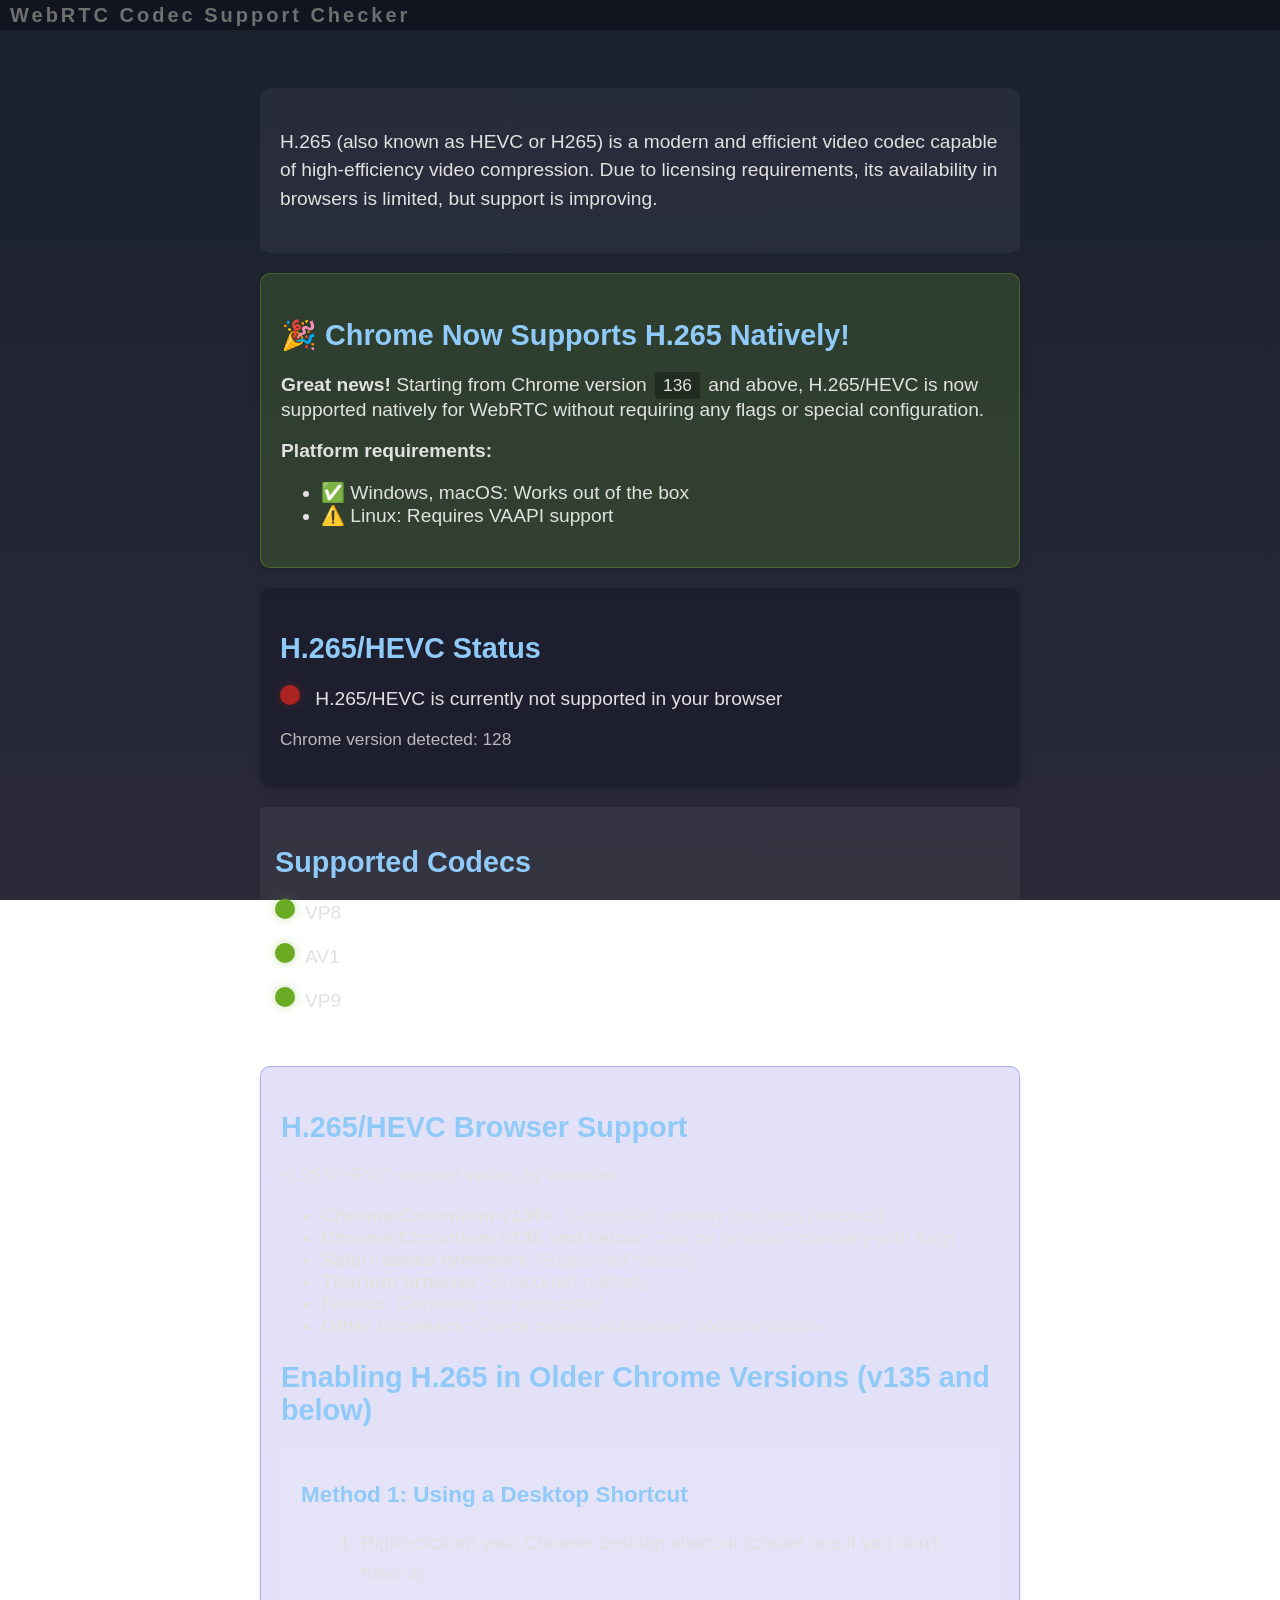
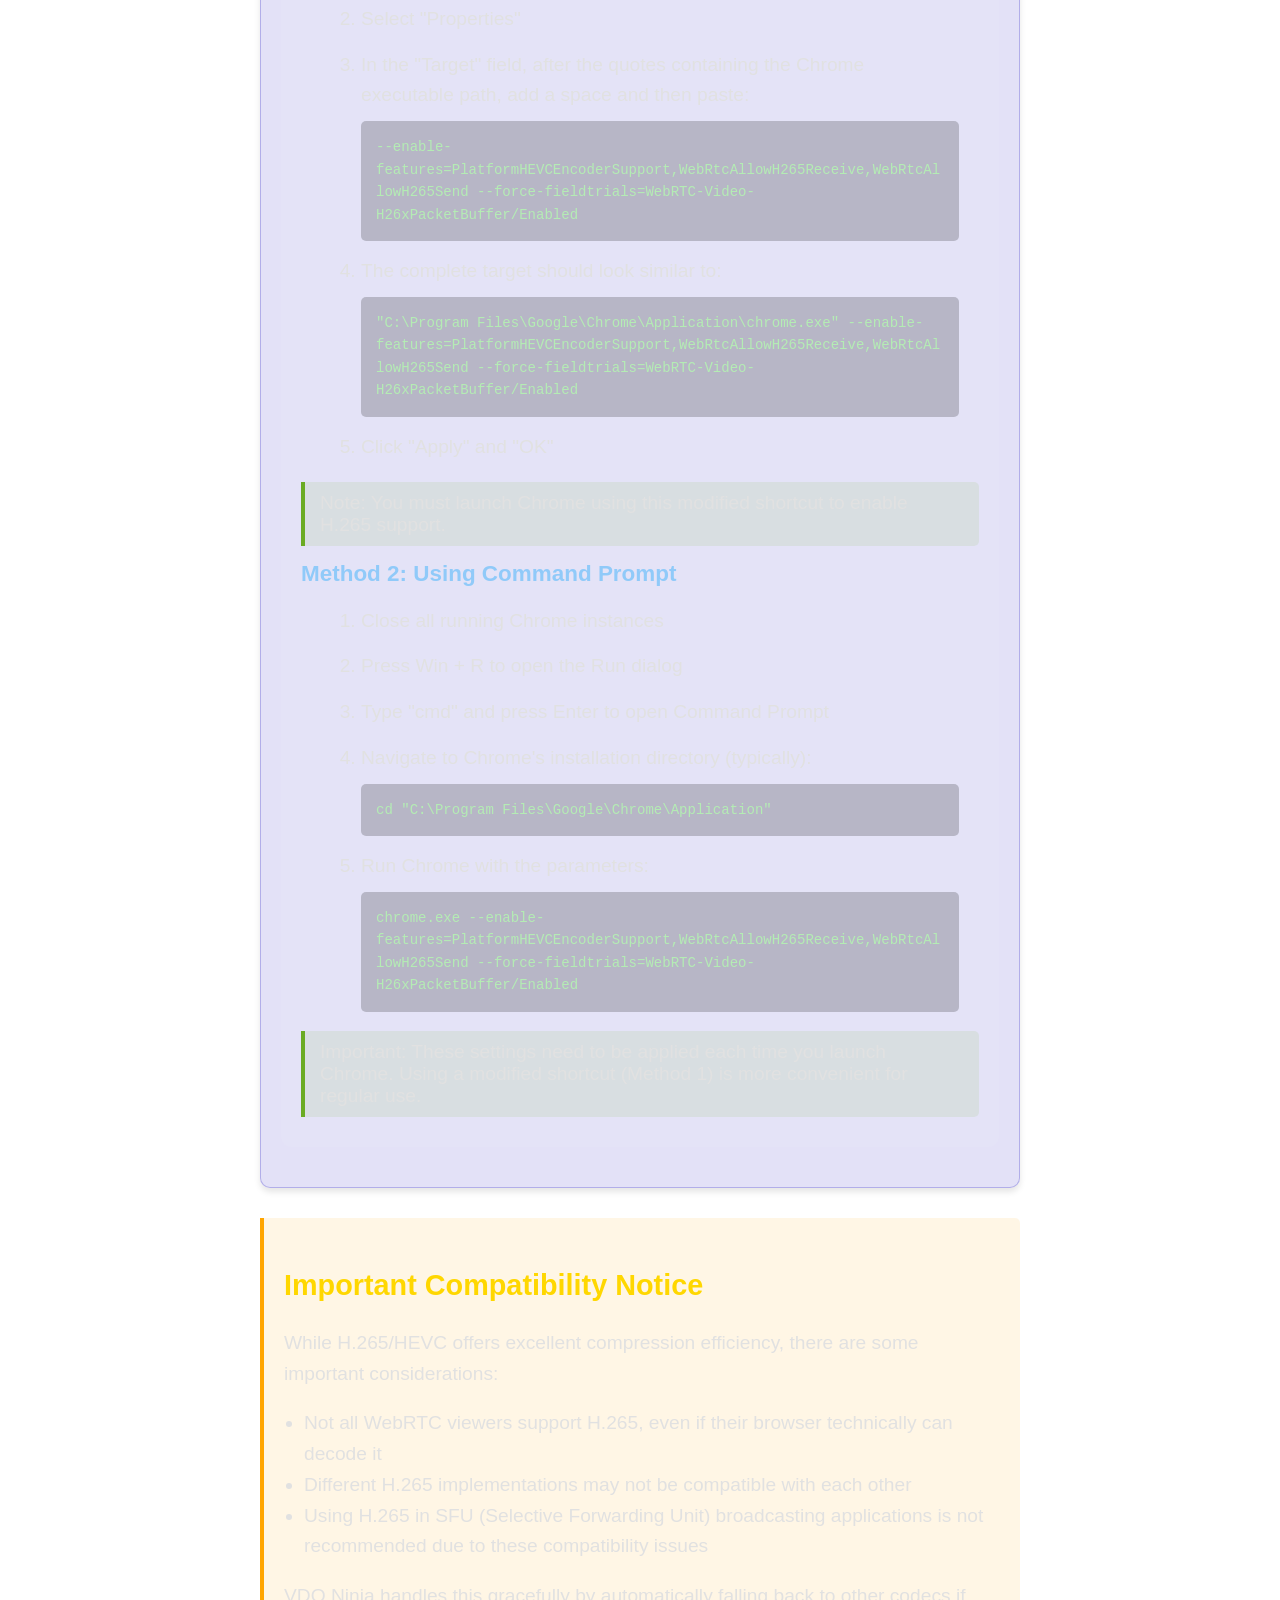
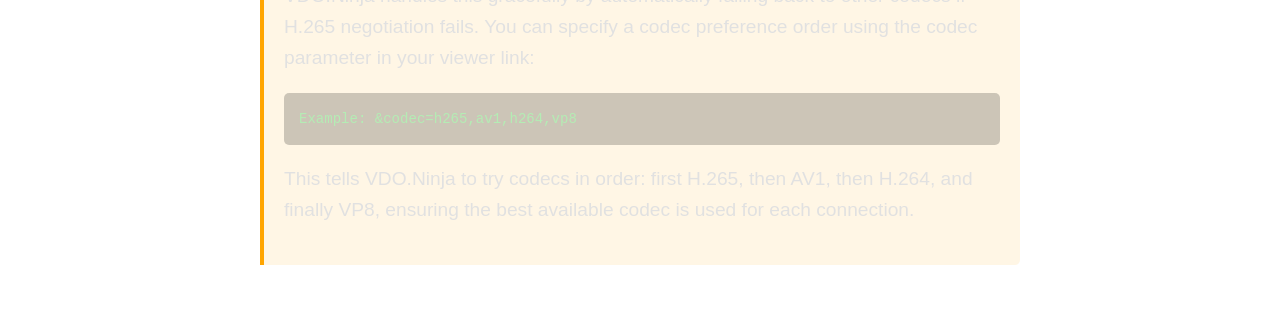
<file: h265.html>
<!DOCTYPE html>
<html lang="en">
<head>
    <meta charset="UTF-8">
    <meta name="viewport" content="width=device-width, initial-scale=1.0">
    <title>WebRTC Codec Support Checker - H.265/HEVC Browser Compatibility Tool</title>
    
    <!-- Primary meta tags -->
    <meta name="description" content="Check your browser's WebRTC codec support, focusing on H.265/HEVC compatibility. Learn how to enable H.265 in Chrome and other browsers for better video compression.">
    <meta name="keywords" content="H.265, HEVC, H265, WebRTC, OBS, WHIP, codec support, video compression, Chrome H.265, browser compatibility, video codec, codec checker, WebRTC codec">
    <meta name="author" content="VDO.Ninja">
    <meta name="robots" content="index, follow">
    
    <!-- Open Graph / Facebook -->
    <meta property="og:type" content="website">
    <meta property="og:url" content="https://vdo.ninja/codec-checker">
    <meta property="og:title" content="WebRTC Codec Support Checker - H.265/HEVC Compatibility">
    <meta property="og:description" content="Check your browser's support for H.265/HEVC and other WebRTC video codecs. Includes instructions for enabling H.265 support in Chrome and browser compatibility information.">
    <meta property="og:image" content="https://vdo.ninja/media/favicon-32x32.png">

    <!-- Twitter -->
    <meta property="twitter:card" content="summary">
    <meta property="twitter:url" content="https://vdo.ninja/codec-checker">
    <meta property="twitter:title" content="WebRTC Codec Support Checker - H.265/HEVC Compatibility">
    <meta property="twitter:description" content="Check your browser's support for H.265/HEVC and other WebRTC video codecs. Includes instructions for enabling H.265 support in Chrome and browser compatibility information.">
    <meta property="twitter:image" content="https://vdo.ninja/media/favicon-32x32.png">

    <!-- Additional meta information -->
    <meta name="application-name" content="WebRTC Codec Checker">
    <meta name="theme-color" content="#1a202e">
    
    <!-- Accessibility -->
    <meta name="apple-mobile-web-app-capable" content="yes">
    <meta name="apple-mobile-web-app-status-bar-style" content="black">
    <meta name="apple-mobile-web-app-title" content="Codec Checker">
    
    <!-- IE compatibility -->
    <meta http-equiv="X-UA-Compatible" content="IE=edge">

    <!-- Favicon -->
    <link rel="icon" type="image/png" sizes="32x32" href="./media/favicon-32x32.png">
    <link rel="icon" type="image/png" sizes="16x16" href="./media/favicon-16x16.png">
    <link rel="shortcut icon" href="./media/favicon.ico">
    <style>
        html {
            border: 0;
            margin: 0;
            padding: 0;
            height: 100%;
            width: 100%;
        }

        body {
            padding: 0;
            min-height: 100vh;
            width: 100%;
            background: linear-gradient(to top, #2a2a38, 50%, #1a202e) fixed;
            font-size: 1.2em;
            font-family: Helvetica, Arial, sans-serif;
            display: flex;
            flex-flow: column;
            margin: 0;
            color: #e1e1e1;
            overflow-x: hidden;
        }

        #header {
            width: 100%;
            background-color: #101520;
            color: #6f6f6f;
            font-size: 20px;
            line-height: 20px;
            padding: 5px 10px;
            letter-spacing: 3px;
            font-weight: bold;
            box-sizing: border-box;
        }

        .container {
            max-width: 800px;
            margin: 2em auto;
            padding: 0 20px;
            box-sizing: border-box;
            width: 100%;
        }

        .codec-status {
            background: rgba(26, 28, 43, 0.7);
            border-radius: 10px;
            padding: 20px;
            margin: 20px 0;
            box-shadow: 0 4px 6px rgba(0, 0, 0, 0.1);
        }

        .status-icon {
            display: inline-block;
            width: 20px;
            height: 20px;
            border-radius: 50%;
            margin-right: 10px;
        }

        .supported {
            background: #6aab23;
            box-shadow: 0 0 10px rgba(106, 171, 35, 0.4);
        }

        .unsupported {
            background: #ab2323;
            box-shadow: 0 0 10px rgba(171, 35, 35, 0.4);
        }

        .codec-list {
            margin: 20px 0;
            padding: 15px;
            background: rgba(255, 255, 255, 0.05);
            border-radius: 5px;
        }

        .help-info {
            background: rgba(67, 56, 202, 0.15);
            border: 1px solid rgba(67, 56, 202, 0.3);
            border-radius: 10px;
            padding: 20px;
            margin: 20px 0;
            box-shadow: 0 4px 6px rgba(0, 0, 0, 0.1);
        }

        h2 {
            color: #90caf9;
            margin-bottom: 20px;
        }

        h3 {
            color: #90caf9;
            margin: 15px 0;
        }

        a {
            color: #64b5f6;
            text-decoration: none;
        }

        a:hover {
            text-decoration: underline;
        }

        code {
            display: block;
            background: rgba(0, 0, 0, 0.2);
            padding: 15px;
            border-radius: 5px;
            margin: 10px 0;
            white-space: pre-wrap;
            word-wrap: break-word;
            font-family: monospace;
            font-size: 0.9em;
            color: #b4ecb4;
            overflow-x: auto;
        }

        .description {
            background: rgba(255, 255, 255, 0.05);
            border-radius: 10px;
            padding: 20px;
            margin: 20px 0;
            line-height: 1.5;
        }

        .instructions {
            background: rgba(255, 255, 255, 0.05);
            border-radius: 10px;
            padding: 20px;
            margin: 20px 0;
        }

        .instructions ol {
            margin-left: 20px;
            line-height: 1.6;
            padding-right: 20px;
        }

        .instructions li {
            margin-bottom: 15px;
        }

        .note {
            background: rgba(106, 171, 35, 0.1);
            border-left: 4px solid #6aab23;
            padding: 10px 15px;
            margin: 10px 0;
            border-radius: 0 5px 5px 0;
        }

        .update-notice {
            background: rgba(106, 171, 35, 0.2);
            border: 1px solid rgba(106, 171, 35, 0.4);
            border-radius: 10px;
            padding: 20px;
            margin: 20px 0;
            box-shadow: 0 4px 6px rgba(0, 0, 0, 0.1);
        }

        .browser-version {
            display: inline-block;
            background: rgba(0, 0, 0, 0.3);
            padding: 3px 8px;
            border-radius: 3px;
            font-size: 0.9em;
            margin: 0 3px;
        }

        @media (max-width: 600px) {
            body {
                font-size: 1em;
            }
            
            .container {
                padding: 0 15px;
            }
            
            code {
                font-size: 0.8em;
                padding: 10px;
            }
        }
    </style>
</head>
<body>
    <div id="header">WebRTC Codec Support Checker</div>
    <div class="container">
        <div class="description">
            <p>H.265 (also known as HEVC or H265) is a modern and efficient video codec capable of high-efficiency video compression. Due to licensing requirements, its availability in browsers is limited, but support is improving.</p>
        </div>

        <div class="update-notice">
            <h2>🎉 Chrome Now Supports H.265 Natively!</h2>
            <p><strong>Great news!</strong> Starting from Chrome version <span class="browser-version">136</span> and above, H.265/HEVC is now supported natively for WebRTC without requiring any flags or special configuration.</p>
            <p><strong>Platform requirements:</strong></p>
            <ul>
                <li>✅ Windows, macOS: Works out of the box</li>
                <li>⚠️ Linux: Requires VAAPI support</li>
            </ul>
        </div>

        <div class="codec-status" id="mainStatus">
            <h2>Checking codec support...</h2>
        </div>
        
        <div class="codec-list" id="codecList">
            <h2>Supported Codecs</h2>
            <div id="codecListContent"></div>
        </div>

        <div class="help-info" id="helpInfo" style="display: none">
            <h2>H.265/HEVC Browser Support</h2>
            <p>H.265/HEVC support varies by browser:</p>
            <ul>
                <li><strong>Chrome/Chromium v136+:</strong> Supported natively (no flags needed!)</li>
                <li><strong>Chrome/Chromium v135 and below:</strong> Can be enabled manually with flags</li>
                <li><strong>Safari-based browsers:</strong> Supported natively</li>
                <li><strong>Thorium browser:</strong> Supported natively</li>
                <li><strong>Firefox:</strong> Generally not supported</li>
                <li><strong>Other browsers:</strong> Check individual browser documentation</li>
            </ul>

            <div id="legacyInstructions" style="display: none">
                <h2>Enabling H.265 in Older Chrome Versions (v135 and below)</h2>
                
                <div class="instructions">
                    <h3>Method 1: Using a Desktop Shortcut</h3>
                    <ol>
                        <li>Right-click on your Chrome desktop shortcut (create one if you don't have it)</li>
                        <li>Select "Properties"</li>
                        <li>In the "Target" field, after the quotes containing the Chrome executable path, add a space and then paste:
                            <code>--enable-features=PlatformHEVCEncoderSupport,WebRtcAllowH265Receive,WebRtcAllowH265Send --force-fieldtrials=WebRTC-Video-H26xPacketBuffer/Enabled</code>
                        </li>
                        <li>The complete target should look similar to:
                            <code>"C:\Program Files\Google\Chrome\Application\chrome.exe" --enable-features=PlatformHEVCEncoderSupport,WebRtcAllowH265Receive,WebRtcAllowH265Send --force-fieldtrials=WebRTC-Video-H26xPacketBuffer/Enabled</code>
                        </li>
                        <li>Click "Apply" and "OK"</li>
                    </ol>

                    <div class="note">
                        Note: You must launch Chrome using this modified shortcut to enable H.265 support.
                    </div>

                    <h3>Method 2: Using Command Prompt</h3>
                    <ol>
                        <li>Close all running Chrome instances</li>
                        <li>Press Win + R to open the Run dialog</li>
                        <li>Type "cmd" and press Enter to open Command Prompt</li>
                        <li>Navigate to Chrome's installation directory (typically):
                            <code>cd "C:\Program Files\Google\Chrome\Application"</code>
                        </li>
                        <li>Run Chrome with the parameters:
                            <code>chrome.exe --enable-features=PlatformHEVCEncoderSupport,WebRtcAllowH265Receive,WebRtcAllowH265Send --force-fieldtrials=WebRTC-Video-H26xPacketBuffer/Enabled</code>
                        </li>
                    </ol>

                    <div class="note">
                        Important: These settings need to be applied each time you launch Chrome. Using a modified shortcut (Method 1) is more convenient for regular use.
                    </div>
                </div>
            </div>
        </div>

        <div class="compatibility-notice" style="
            background: rgba(255, 165, 0, 0.1);
            border-left: 4px solid #ffa500;
            padding: 20px;
            margin: 30px 0;
            border-radius: 0 5px 5px 0;
            line-height: 1.6;
        ">
            <h2 style="color: #ffd700;">Important Compatibility Notice</h2>
            
            <p>While H.265/HEVC offers excellent compression efficiency, there are some important considerations:</p>
            
            <ul style="margin: 15px 0; padding-left: 20px;">
                <li>Not all WebRTC viewers support H.265, even if their browser technically can decode it</li>
                <li>Different H.265 implementations may not be compatible with each other</li>
                <li>Using H.265 in SFU (Selective Forwarding Unit) broadcasting applications is not recommended due to these compatibility issues</li>
            </ul>

            <p>VDO.Ninja handles this gracefully by automatically falling back to other codecs if H.265 negotiation fails. You can specify a codec preference order using the codec parameter in your viewer link:</p>
            
            <code style="margin: 15px 0;">Example: &codec=h265,av1,h264,vp8</code>
            
            <p>This tells VDO.Ninja to try codecs in order: first H.265, then AV1, then H.264, and finally VP8, ensuring the best available codec is used for each connection.</p>
        </div>
    </div>

    <script>
        async function checkCodecSupport() {
            const mainStatus = document.getElementById('mainStatus');
            const codecListContent = document.getElementById('codecListContent');
            const helpInfo = document.getElementById('helpInfo');
            const legacyInstructions = document.getElementById('legacyInstructions');

            try {
                const codecs = RTCRtpSender.getCapabilities('video').codecs;
                let codecsFound = new Set();
                let h265Supported = false;

                codecs.forEach(codec => {
                    if (!['video/red', 'video/ulpfec', 'video/rtx'].includes(codec.mimeType)) {
                        codecsFound.add(codec.mimeType.replace('video/', '').toUpperCase());
                        if (codec.mimeType.toLowerCase().includes('h265')) {
                            h265Supported = true;
                        }
                    }
                });

                // Check Chrome version
                let chromeVersion = null;
                let isChrome = false;
                const userAgent = navigator.userAgent;
                
                if (userAgent.includes('Chrome/') && !userAgent.includes('Edg/')) {
                    isChrome = true;
                    const match = userAgent.match(/Chrome\/(\d+)/);
                    if (match) {
                        chromeVersion = parseInt(match[1]);
                    }
                }

                let statusMessage = `
                    <h2>H.265/HEVC Status</h2>
                    <p><span class="status-icon ${h265Supported ? 'supported' : 'unsupported'}"></span>
                    H.265/HEVC is currently ${h265Supported ? 'supported' : 'not supported'} in your browser</p>
                `;

                // Add browser version info if Chrome
                if (isChrome && chromeVersion) {
                    statusMessage += `<p style="margin-top: 10px; font-size: 0.9em; opacity: 0.8;">Chrome version detected: ${chromeVersion}</p>`;
                    
                    // Show legacy instructions only for older Chrome versions
                    if (chromeVersion < 136 && !h265Supported) {
                        legacyInstructions.style.display = 'block';
                    }
                }

                mainStatus.innerHTML = statusMessage;

                codecListContent.innerHTML = Array.from(codecsFound)
                    .map(codec => `<p><span class="status-icon supported"></span>${codec}</p>`)
                    .join('');

                helpInfo.style.display = 'block';

            } catch (error) {
                mainStatus.innerHTML = `
                    <h2>Error Checking Codec Support</h2>
                    <p>Unable to check codec support: ${error.message}</p>
                `;
            }
        }

        window.addEventListener('load', checkCodecSupport);
    </script>
</body>
</html>
</file>
